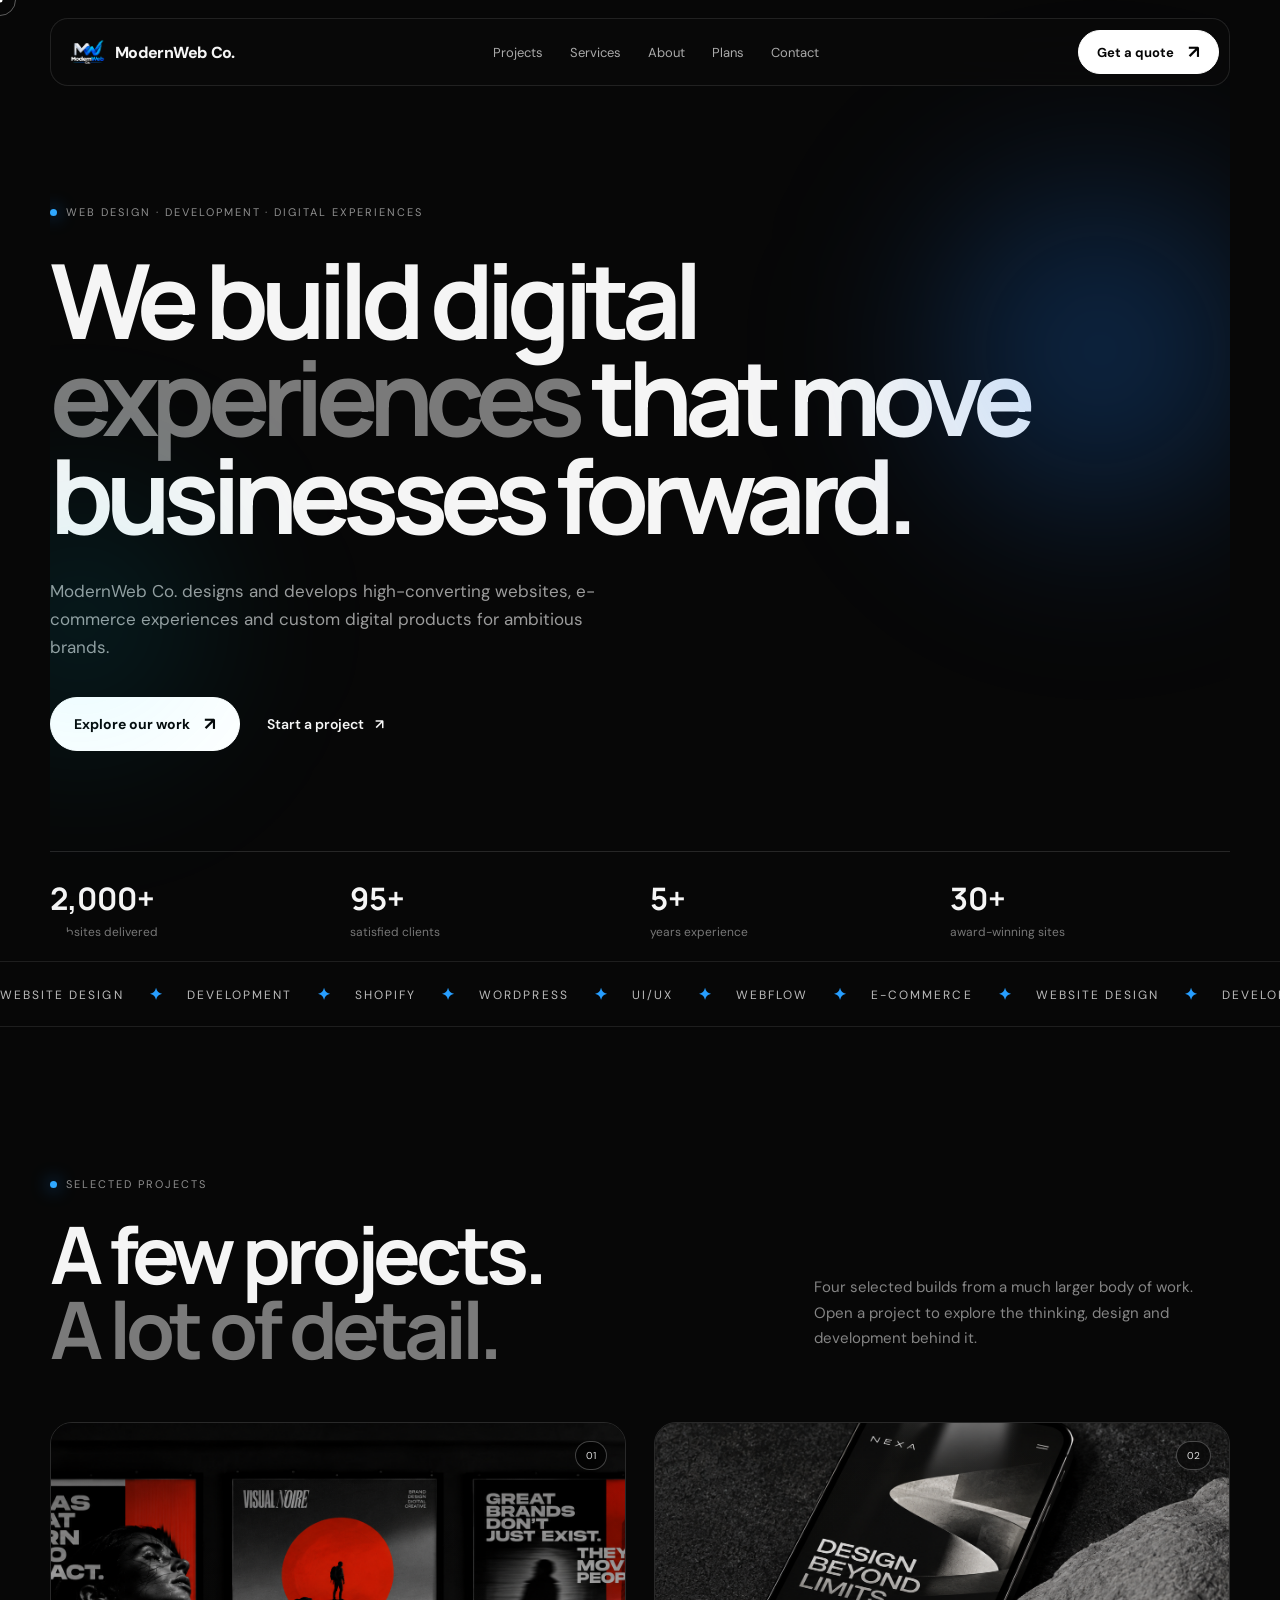
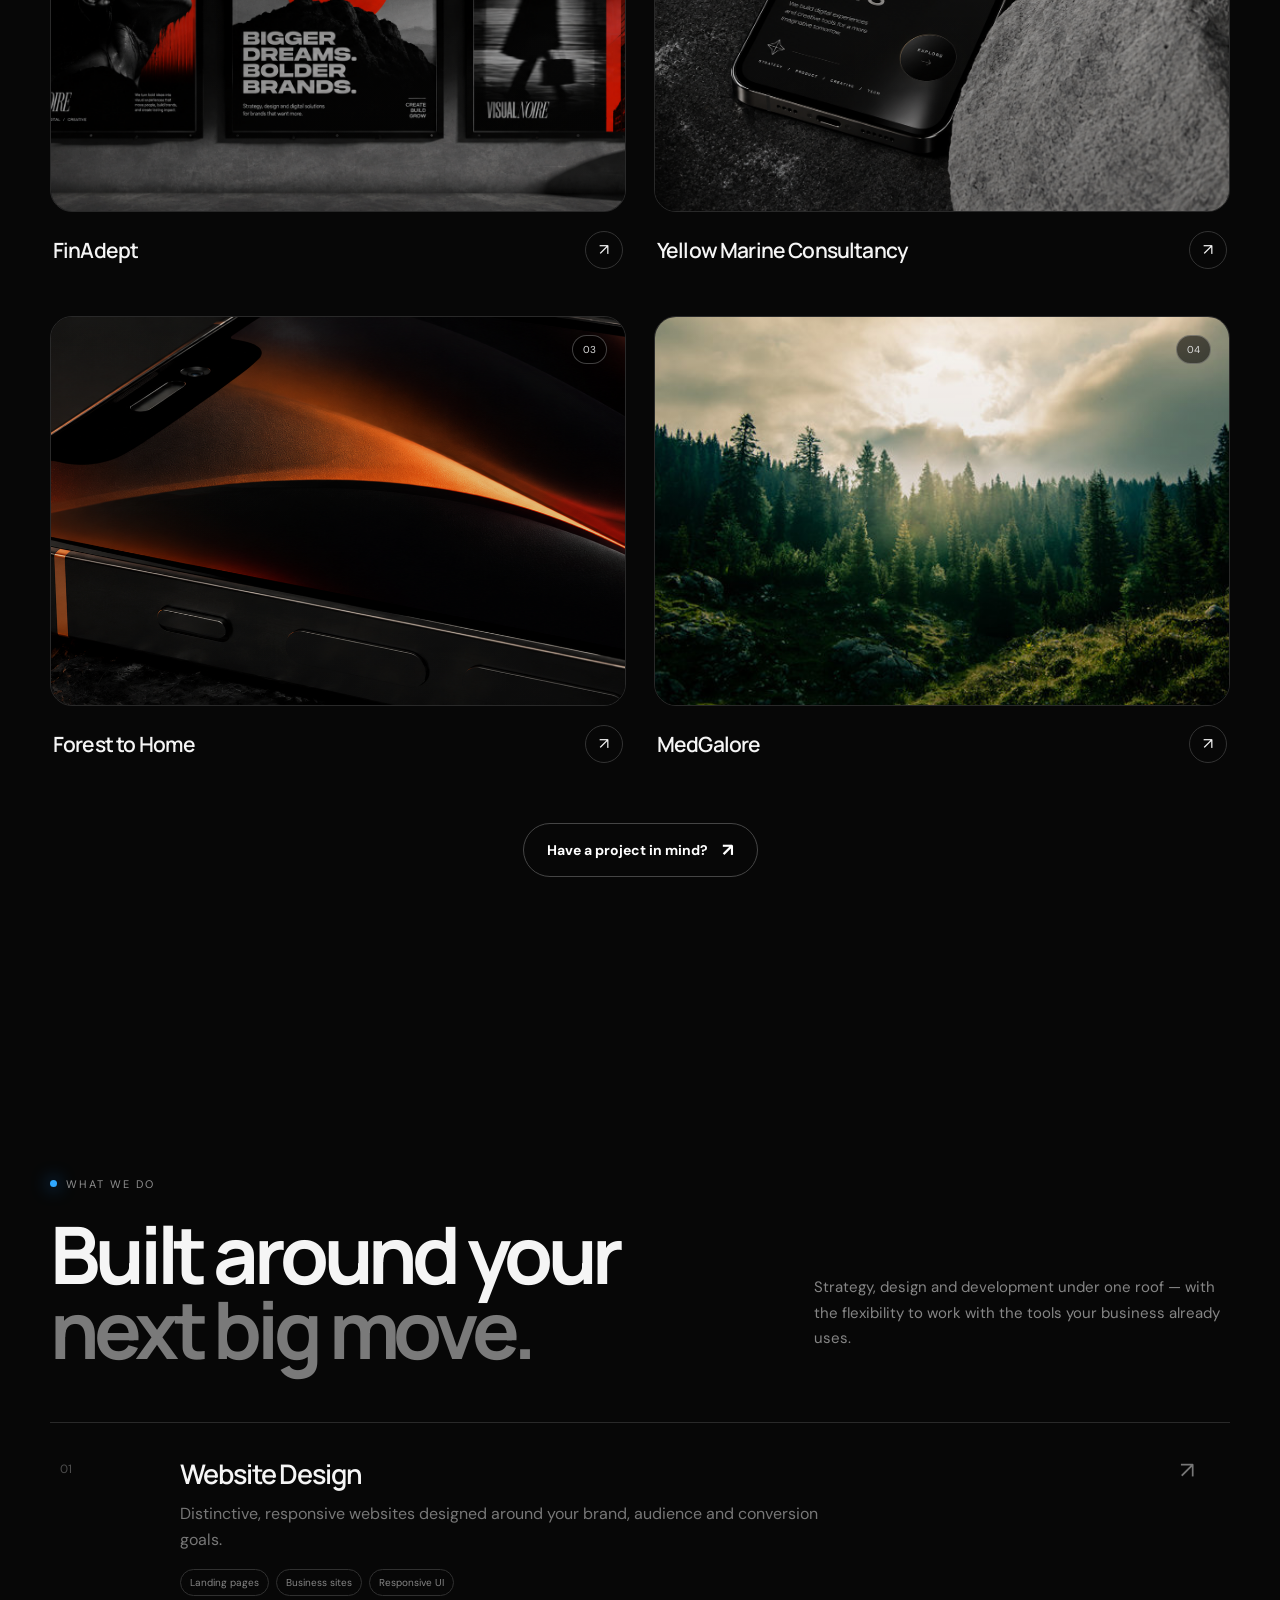
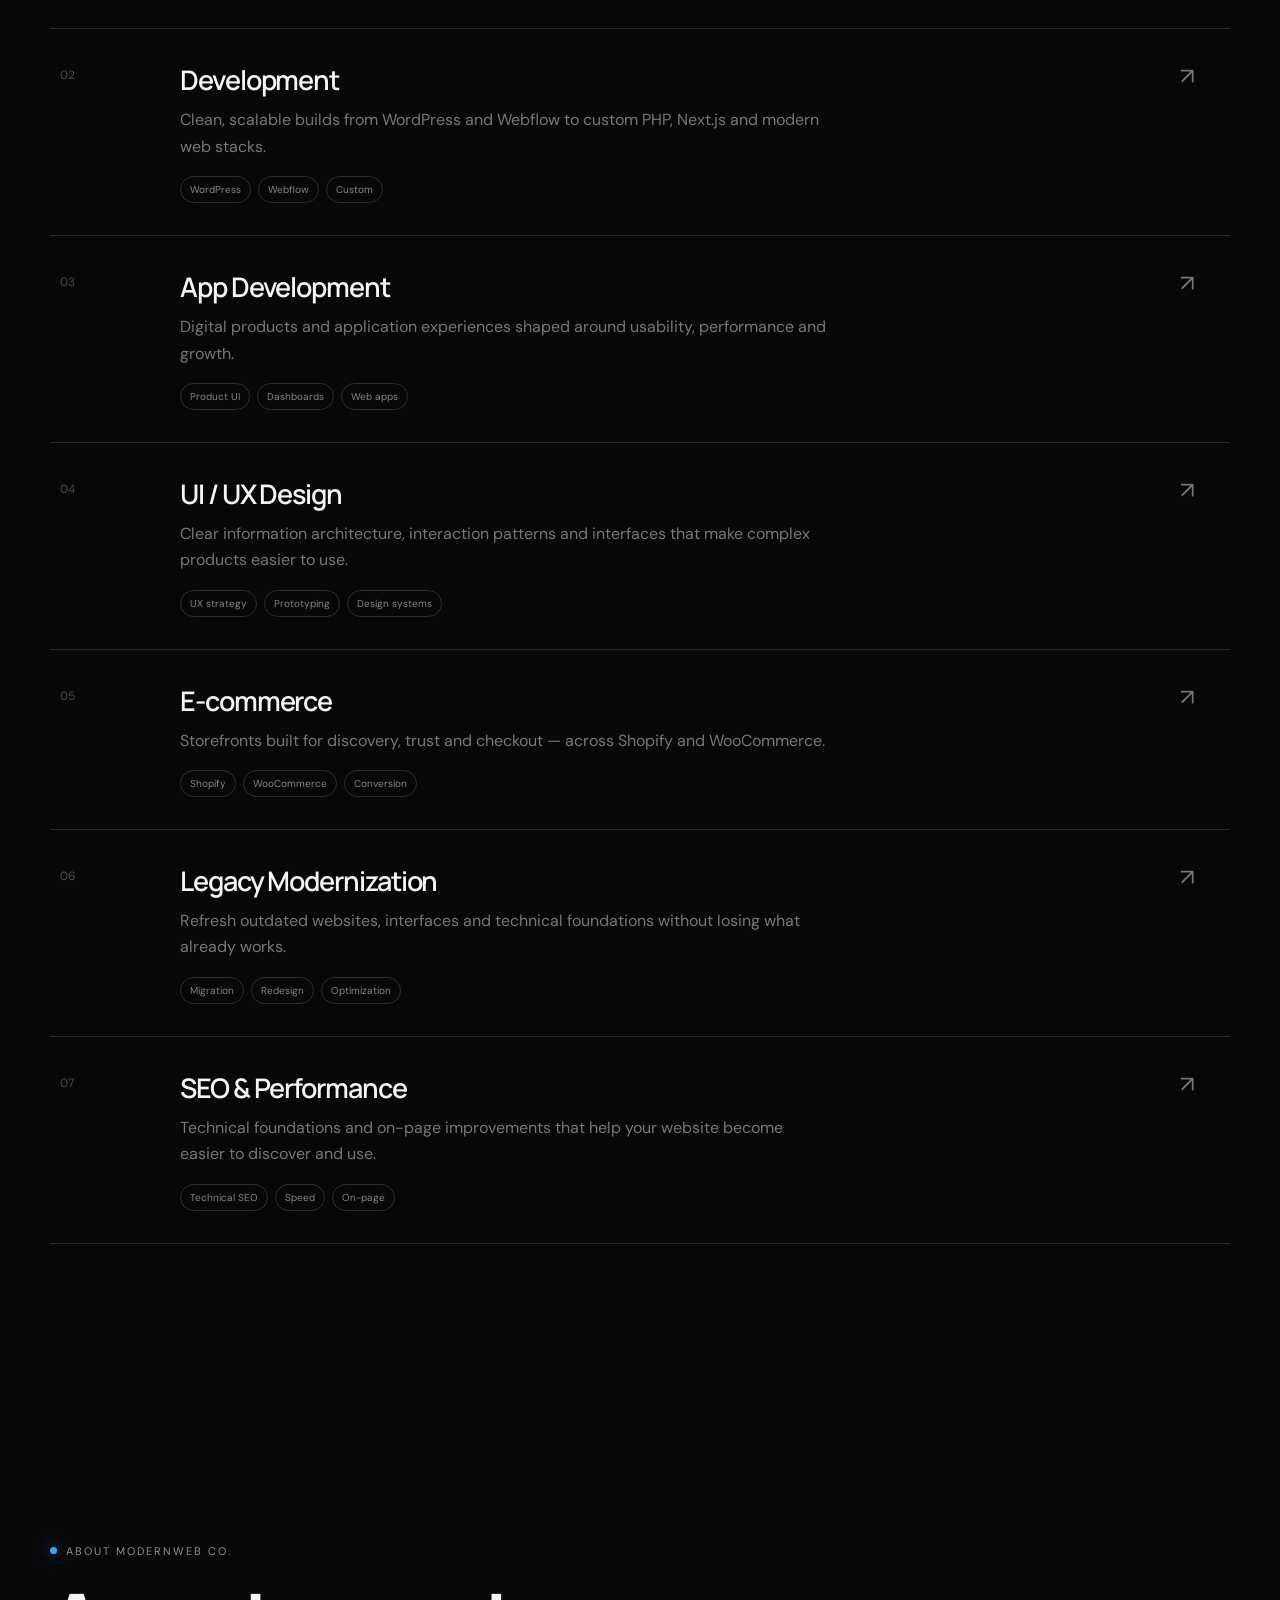
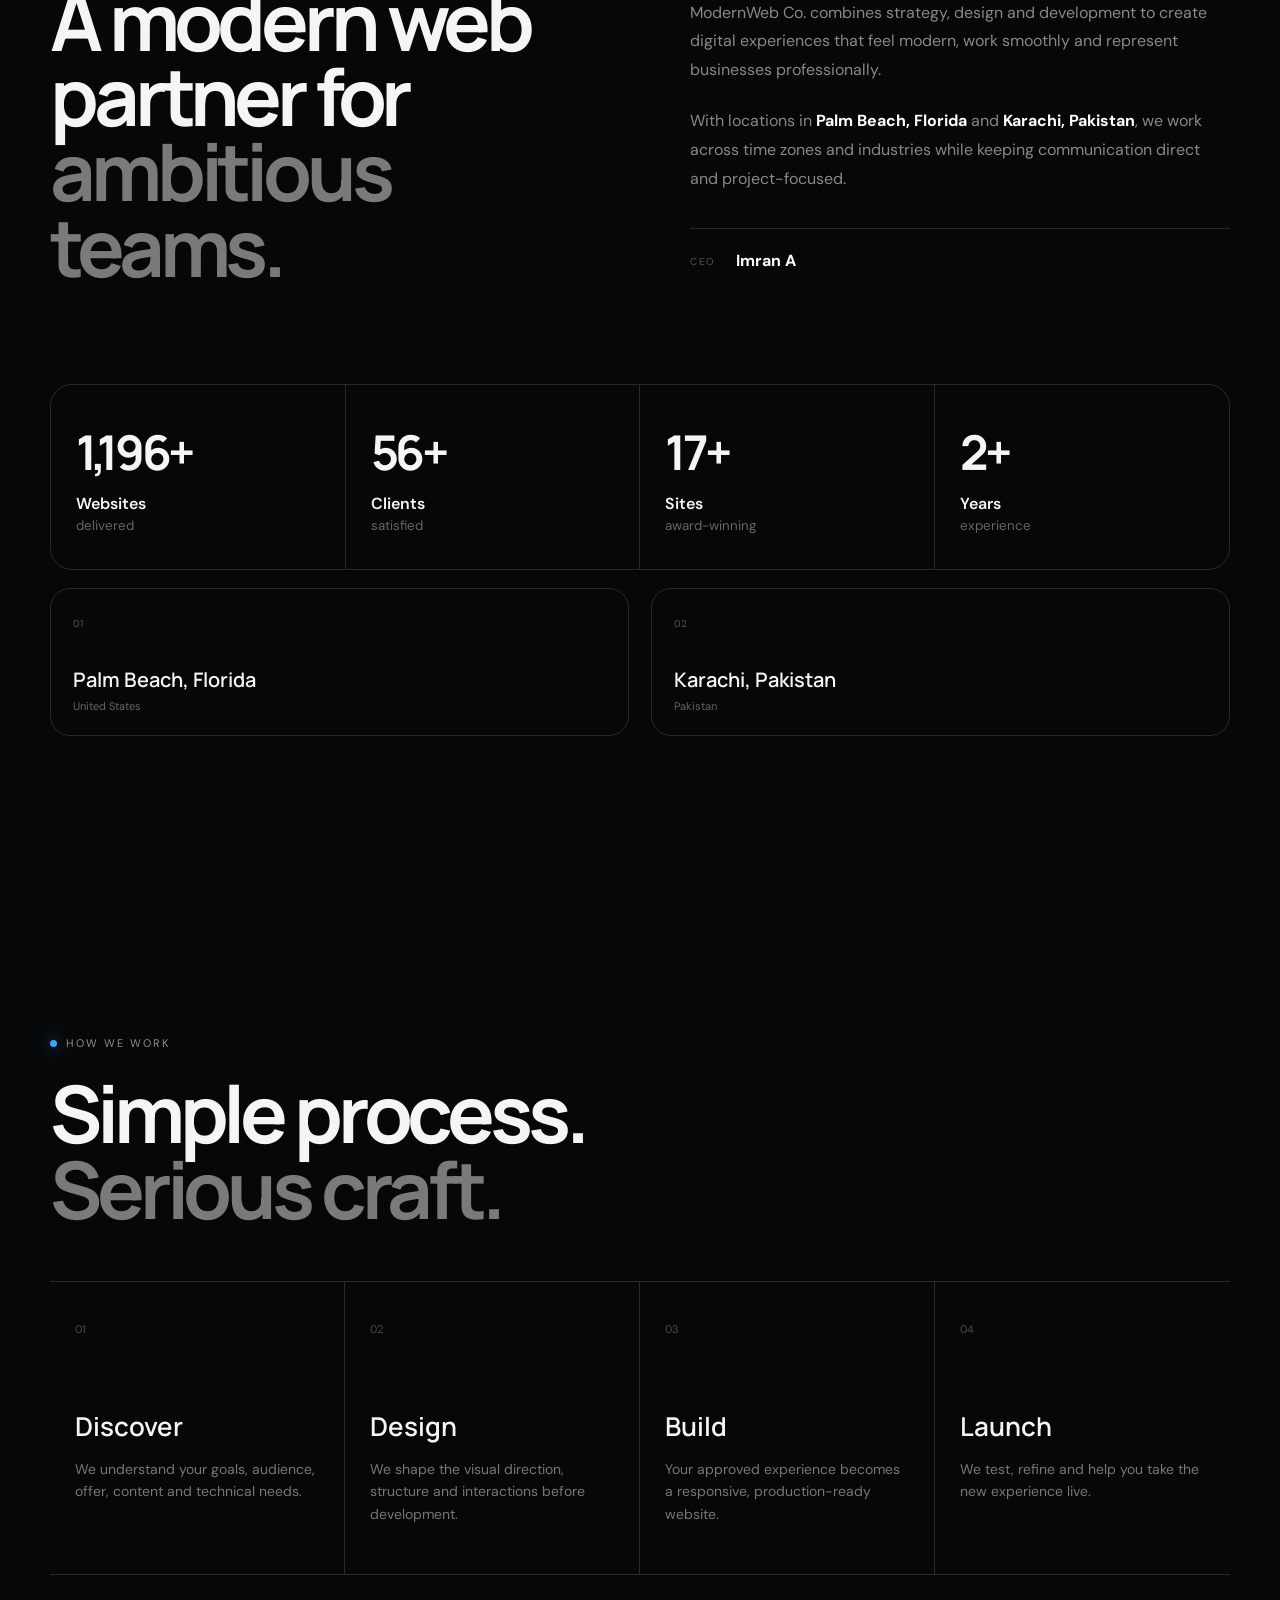
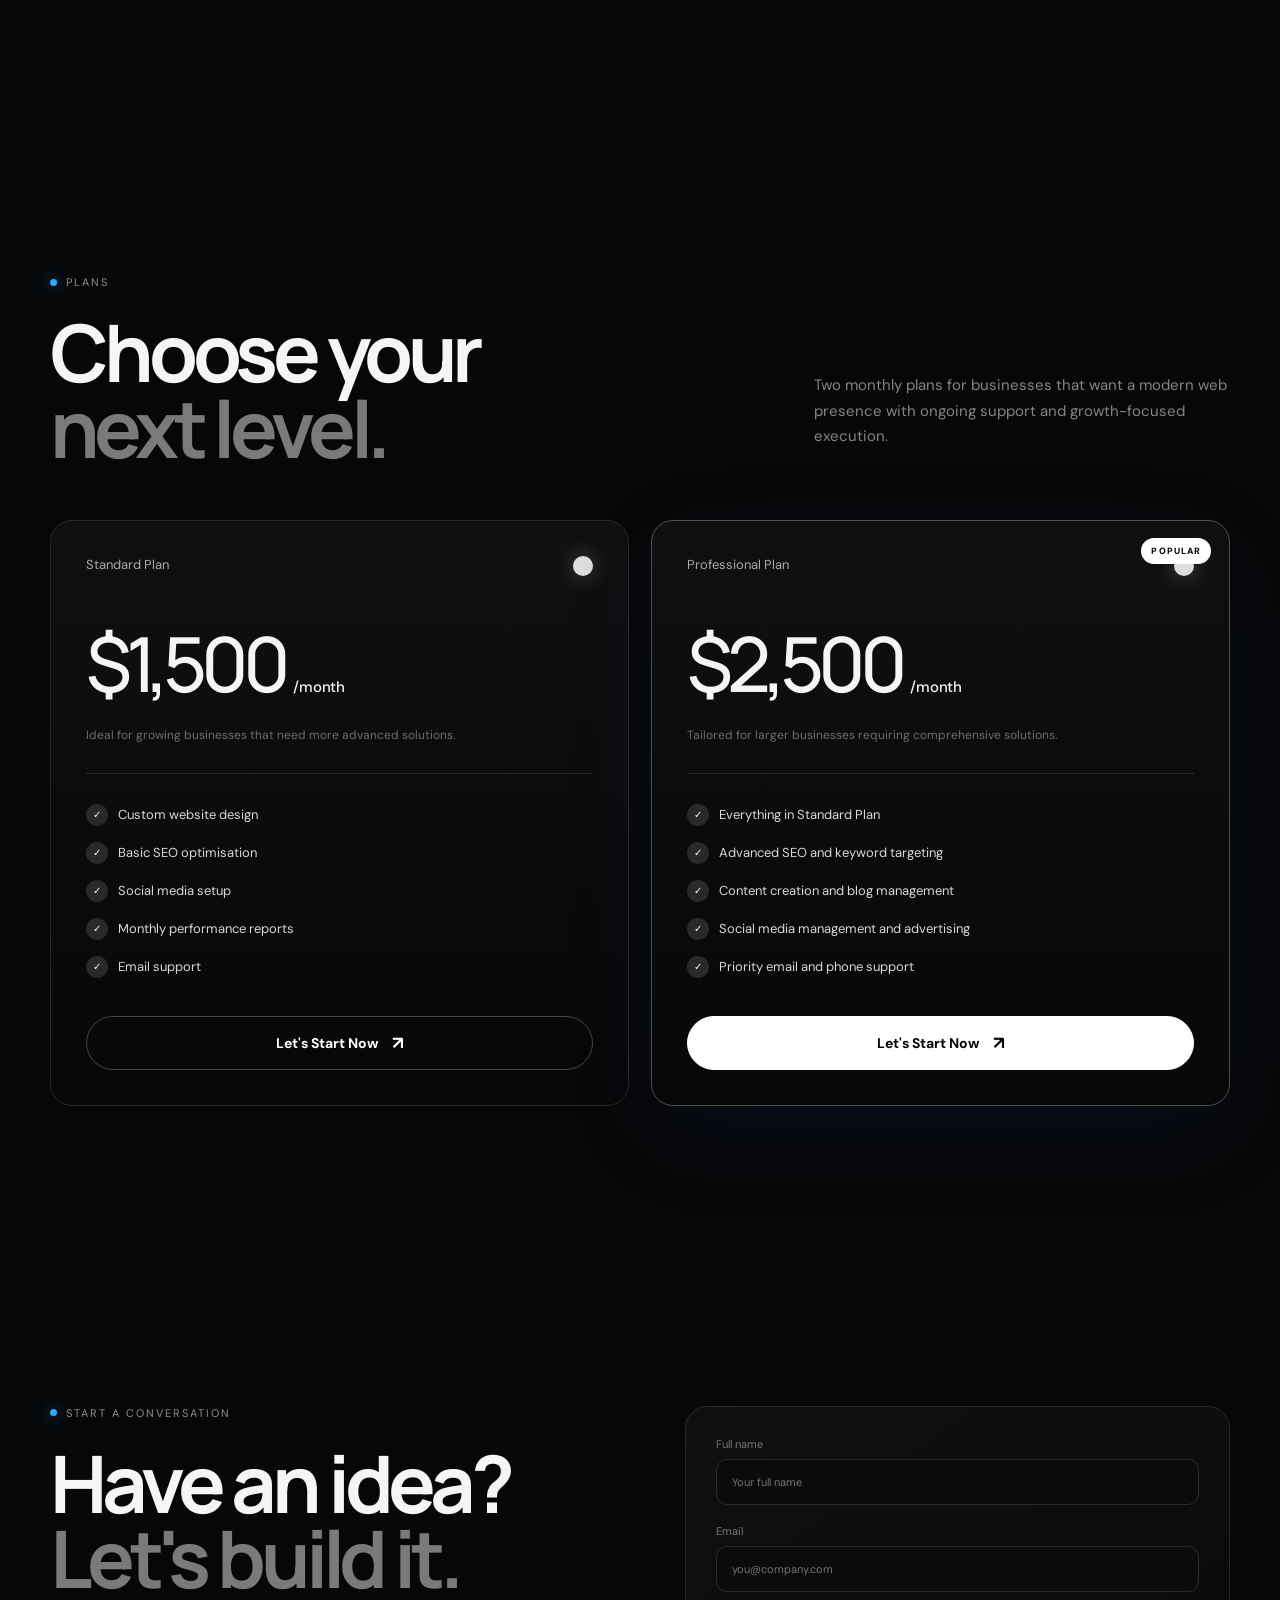
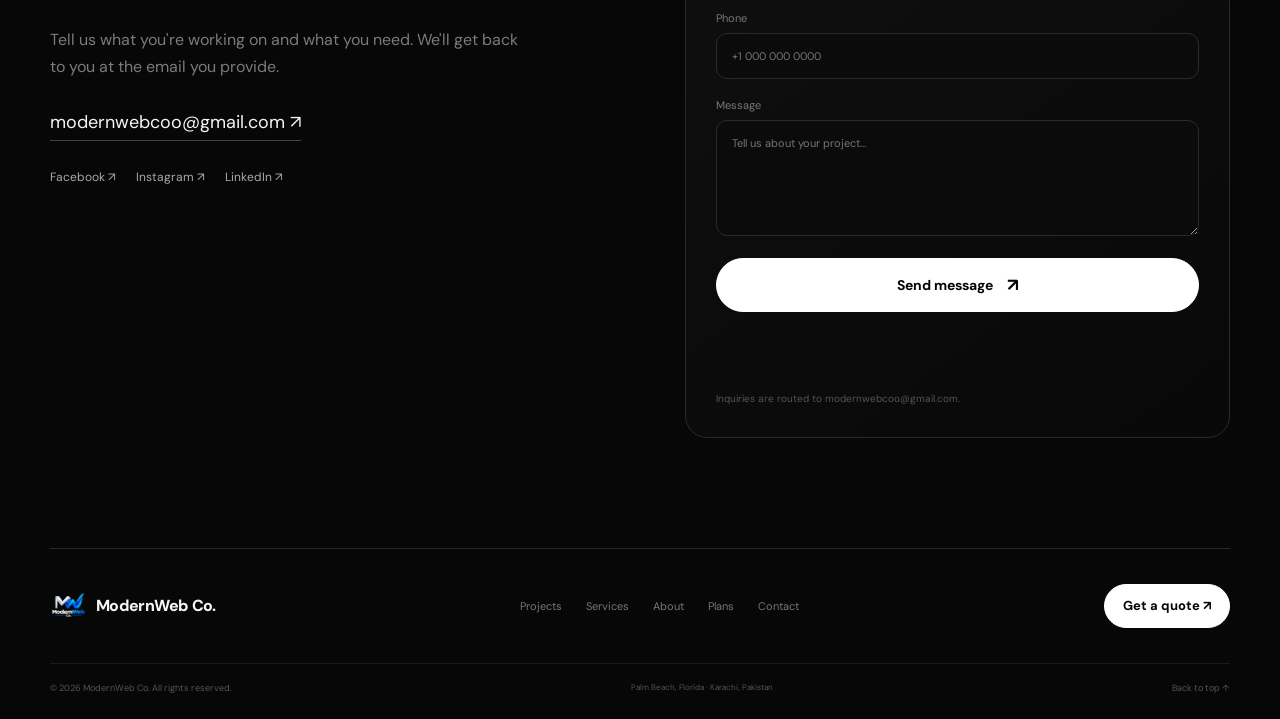
<file: index.html>
<!doctype html>
<html lang="en">
<head>
  <meta charset="utf-8">
  <meta name="viewport" content="width=device-width,initial-scale=1">
  <meta name="description" content="ModernWeb Co. — modern websites, e-commerce, UI/UX and digital development for ambitious businesses.">
  <title>ModernWeb Co. — Digital Experiences, Built Modern</title>
  <link rel="preconnect" href="https://fonts.googleapis.com">
  <link rel="preconnect" href="https://fonts.gstatic.com" crossorigin>
  <link href="https://fonts.googleapis.com/css2?family=DM+Sans:wght@400;500;600;700&family=Manrope:wght@400;500;600;700;800&display=swap" rel="stylesheet">
  <link rel="stylesheet" href="styles.css">
</head>
<body id="top">
  <div class="cursor-dot"></div>
  <div class="cursor-ring"></div>

  <header class="site-header" id="top">
    <a class="brand" href="" aria-label="Reload ModernWeb Co. home">
      <img src="assets/modernweb-logo.png" alt="ModernWeb Co. logo">
      <span>ModernWeb Co.</span>
    </a>

    <nav class="nav" aria-label="Primary navigation">
      <a href="#work">Projects</a>
      <a href="#services">Services</a>
      <a href="#about">About</a>
      <a href="#pricing">Plans</a>
      <a href="#contact">Contact</a>
    </nav>

    <a class="button button-small magnetic" href="#contact">Get a quote <span>↗</span></a>
    <button class="menu-toggle" aria-label="Open menu">☰</button>
  </header>

  <main>
    <section class="hero section" id="home">
      <div class="hero-orb orb-one"></div>
      <div class="hero-orb orb-two"></div>
      <div class="eyebrow"><span></span> Web design · Development · Digital experiences</div>
      <h1>We build digital<br><em>experiences</em> that move<br>businesses forward.</h1>
      <p class="hero-copy">ModernWeb Co. designs and develops high-converting websites, e-commerce experiences and custom digital products for ambitious brands.</p>
      <div class="hero-actions">
        <a class="button magnetic" href="#work">Explore our work <span>↗</span></a>
        <a class="text-link" href="#contact">Start a project <span>↗</span></a>
      </div>

      <div class="hero-meta">
        <div><strong class="counter" data-target="2000" data-suffix="+" data-format="k">0</strong><span>websites delivered</span></div>
        <div><strong class="counter" data-target="95" data-suffix="+">0</strong><span>satisfied clients</span></div>
        <div><strong class="counter" data-target="5" data-suffix="+">0</strong><span>years experience</span></div>
        <div><strong class="counter" data-target="30" data-suffix="+">0</strong><span>award-winning sites</span></div>
      </div>
    </section>
<br>
    <section class="ticker" aria-label="Services">
      <div class="ticker-track">
        <span>WEBSITE DESIGN</span><b>✦</b><span>DEVELOPMENT</span><b>✦</b><span>SHOPIFY</span><b>✦</b><span>WORDPRESS</span><b>✦</b><span>UI/UX</span><b>✦</b><span>WEBFLOW</span><b>✦</b><span>E-COMMERCE</span><b>✦</b>
        <span>WEBSITE DESIGN</span><b>✦</b><span>DEVELOPMENT</span><b>✦</b><span>SHOPIFY</span><b>✦</b><span>WORDPRESS</span><b>✦</b><span>UI/UX</span><b>✦</b><span>WEBFLOW</span><b>✦</b><span>E-COMMERCE</span><b>✦</b>
      </div>
    </section>

    <section class="section work-section" id="work">
      <div class="section-head">
        <div>
          <div class="eyebrow"><span></span> Selected projects</div>
          <h2>A few projects.<br><em>A lot of detail.</em></h2>
        </div>
        <p>Four selected builds from a much larger body of work. Open a project to explore the thinking, design and development behind it.</p>
      </div>

      <div class="showcase-grid">
        <a class="showcase-card" href="projects/finadept.html">
          <div class="site-shot"><img src="assets/finadept-art.jpg" alt="FinAdept project visual" loading="lazy"><span class="shot-number">01</span></div>
          <div class="showcase-title"><h3>FinAdept</h3><span>↗</span></div>
        </a>
        <a class="showcase-card" href="projects/yellow-marine.html">
          <div class="site-shot"><img src="assets/yellow-marine-art.jpg" alt="Yellow Marine Consultancy project visual" loading="lazy"><span class="shot-number">02</span></div>
          <div class="showcase-title"><h3>Yellow Marine Consultancy</h3><span>↗</span></div>
        </a>
        <a class="showcase-card" href="projects/forest-to-home.html">
          <div class="site-shot"><img src="assets/forest-to-home-art.jpg" alt="Forest to Home project visual" loading="lazy"><span class="shot-number">03</span></div>
          <div class="showcase-title"><h3>Forest to Home</h3><span>↗</span></div>
        </a>
        <a class="showcase-card" href="projects/medgalore.html">
          <div class="site-shot"><img src="assets/medgalore-art.jpg" alt="MedGalore project visual" loading="lazy"><span class="shot-number">04</span></div>
          <div class="showcase-title"><h3>MedGalore</h3><span>↗</span></div>
        </a>
      </div>

      <div class="center-action"><a class="button button-outline magnetic" href="#contact">Have a project in mind? <span>↗</span></a></div>
    </section>

    <section class="section services-section" id="services">
      <div class="section-head">
        <div>
          <div class="eyebrow"><span></span> What we do</div>
          <h2>Built around your<br><em>next big move.</em></h2>
        </div>
        <p>Strategy, design and development under one roof — with the flexibility to work with the tools your business already uses.</p>
      </div>

      <div class="service-list">
        <article class="service-card"><div class="service-number">01</div><div><h3>Website Design</h3><p>Distinctive, responsive websites designed around your brand, audience and conversion goals.</p><div class="tags"><span>Landing pages</span><span>Business sites</span><span>Responsive UI</span></div></div><span class="service-arrow">↗</span></article>
        <article class="service-card"><div class="service-number">02</div><div><h3>Development</h3><p>Clean, scalable builds from WordPress and Webflow to custom PHP, Next.js and modern web stacks.</p><div class="tags"><span>WordPress</span><span>Webflow</span><span>Custom</span></div></div><span class="service-arrow">↗</span></article>
        <article class="service-card"><div class="service-number">03</div><div><h3>App Development</h3><p>Digital products and application experiences shaped around usability, performance and growth.</p><div class="tags"><span>Product UI</span><span>Dashboards</span><span>Web apps</span></div></div><span class="service-arrow">↗</span></article>
        <article class="service-card"><div class="service-number">04</div><div><h3>UI / UX Design</h3><p>Clear information architecture, interaction patterns and interfaces that make complex products easier to use.</p><div class="tags"><span>UX strategy</span><span>Prototyping</span><span>Design systems</span></div></div><span class="service-arrow">↗</span></article>
        <article class="service-card"><div class="service-number">05</div><div><h3>E-commerce</h3><p>Storefronts built for discovery, trust and checkout — across Shopify and WooCommerce.</p><div class="tags"><span>Shopify</span><span>WooCommerce</span><span>Conversion</span></div></div><span class="service-arrow">↗</span></article>
        <article class="service-card"><div class="service-number">06</div><div><h3>Legacy Modernization</h3><p>Refresh outdated websites, interfaces and technical foundations without losing what already works.</p><div class="tags"><span>Migration</span><span>Redesign</span><span>Optimization</span></div></div><span class="service-arrow">↗</span></article>
        <article class="service-card"><div class="service-number">07</div><div><h3>SEO &amp; Performance</h3><p>Technical foundations and on-page improvements that help your website become easier to discover and use.</p><div class="tags"><span>Technical SEO</span><span>Speed</span><span>On-page</span></div></div><span class="service-arrow">↗</span></article>
      </div>
    </section>

    <section class="section about-section" id="about">
      <div class="about-grid">
        <div>
          <div class="eyebrow"><span></span> About ModernWeb Co.</div>
          <h2>A modern web partner for <em>ambitious teams.</em></h2>
        </div>
        <div class="about-copy">
          <p>ModernWeb Co. combines strategy, design and development to create digital experiences that feel modern, work smoothly and represent businesses professionally.</p>
          <p>With locations in <strong>Palm Beach, Florida</strong> and <strong>Karachi, Pakistan</strong>, we work across time zones and industries while keeping communication direct and project-focused.</p>
          <div class="ceo-line"><span>CEO</span><strong>Imran A</strong></div>
        </div>
      </div>

      <div class="stats-panel">
        <div><strong class="counter" data-target="2000" data-suffix="+" data-format="k">0</strong><span>Websites</span><small>delivered</small></div>
        <div><strong class="counter" data-target="95" data-suffix="+">0</strong><span>Clients</span><small>satisfied</small></div>
        <div><strong class="counter" data-target="30" data-suffix="+">0</strong><span>Sites</span><small>award-winning</small></div>
        <div><strong class="counter" data-target="5" data-suffix="+">0</strong><span>Years</span><small>experience</small></div>
      </div>

      <div class="locations">
        <div class="location-card"><span>01</span><h3>Palm Beach, Florida</h3><p>United States</p></div>
        <div class="location-card"><span>02</span><h3>Karachi, Pakistan</h3><p>Pakistan</p></div>
      </div>
    </section>

    <section class="section process-section">
      <div class="section-head">
        <div>
          <div class="eyebrow"><span></span> How we work</div>
          <h2>Simple process.<br><em>Serious craft.</em></h2>
        </div>
      </div>
      <div class="process-grid">
        <div class="process-card"><span>01</span><h3>Discover</h3><p>We understand your goals, audience, offer, content and technical needs.</p></div>
        <div class="process-card"><span>02</span><h3>Design</h3><p>We shape the visual direction, structure and interactions before development.</p></div>
        <div class="process-card"><span>03</span><h3>Build</h3><p>Your approved experience becomes a responsive, production-ready website.</p></div>
        <div class="process-card"><span>04</span><h3>Launch</h3><p>We test, refine and help you take the new experience live.</p></div>
      </div>
    </section>

    <section class="section pricing-section" id="pricing">
      <div class="section-head">
        <div>
          <div class="eyebrow"><span></span> Plans</div>
          <h2>Choose your<br><em>next level.</em></h2>
        </div>
        <p>Two monthly plans for businesses that want a modern web presence with ongoing support and growth-focused execution.</p>
      </div>

      <div class="pricing-grid">
        <article class="price-card">
          <div class="plan-top"><span>Standard Plan</span><span class="plan-dot"></span></div>
          <div class="price">$1,500 <small>/month</small></div>
          <p class="plan-note">Ideal for growing businesses that need more advanced solutions.</p>
          <div class="price-divider"></div>
          <ul>
            <li>Custom website design</li>
            <li>Basic SEO optimisation</li>
            <li>Social media setup</li>
            <li>Monthly performance reports</li>
            <li>Email support</li>
          </ul>
          <a class="button button-outline" href="#contact">Let's Start Now <span>↗</span></a>
        </article>

        <article class="price-card featured">
          <div class="featured-badge">POPULAR</div>
          <div class="plan-top"><span>Professional Plan</span><span class="plan-dot"></span></div>
          <div class="price">$2,500 <small>/month</small></div>
          <p class="plan-note">Tailored for larger businesses requiring comprehensive solutions.</p>
          <div class="price-divider"></div>
          <ul>
            <li>Everything in Standard Plan</li>
            <li>Advanced SEO and keyword targeting</li>
            <li>Content creation and blog management</li>
            <li>Social media management and advertising</li>
            <li>Priority email and phone support</li>
          </ul>
          <a class="button magnetic" href="#contact">Let's Start Now <span>↗</span></a>
        </article>
      </div>
    </section>

    <section class="section contact-section" id="contact">
      <div class="contact-grid">
        <div>
          <div class="eyebrow"><span></span> Start a conversation</div>
          <h2>Have an idea?<br><em>Let's build it.</em></h2>
          <p>Tell us what you're working on and what you need. We'll get back to you at the email you provide.</p>
          <a class="email-link" href="mailto:modernwebcoo@gmail.com">modernwebcoo@gmail.com ↗</a>
          <div class="socials">
            <a href="https://www.facebook.com/profile.php?id=61594556346899" target="_blank" rel="noopener">Facebook ↗</a>
            <a href="https://www.instagram.com/modern_web.co/" target="_blank" rel="noopener">Instagram ↗</a>
            <a href="https://www.linkedin.com/company/modernweb-co/about/?viewAsMember=true" target="_blank" rel="noopener">LinkedIn ↗</a>
          </div>
        </div>

        <form class="contact-form" action="https://formsubmit.co/ajax/modernwebcoo@gmail.com" method="POST">
          <input type="hidden" name="_subject" value="New ModernWeb Co. Portfolio Inquiry">
          <input type="hidden" name="_captcha" value="false">
          <input type="hidden" name="_template" value="table">
          <label>Full name<input required type="text" name="name" placeholder="Your full name"></label>
          <label>Email<input required type="email" name="email" placeholder="you@company.com"></label>
          <label>Phone<input type="tel" name="phone" placeholder="+1 000 000 0000"></label>
          <label>Message<textarea required name="message" rows="6" placeholder="Tell us about your project..."></textarea></label>
          <button class="button magnetic" type="submit">Send message <span>↗</span></button>
          <p class="form-status" role="status" aria-live="polite"></p>
          <p class="form-note">Inquiries are routed to modernwebcoo@gmail.com.</p>
        </form>
      </div>
    </section>
  </main>

  <footer class="footer">
    <div class="footer-top">
      <a class="brand" href=""><img src="assets/modernweb-logo.png" alt=""> <span>ModernWeb Co.</span></a>
      <div class="footer-nav"><a href="#work">Projects</a><a href="#services">Services</a><a href="#about">About</a><a href="#pricing">Plans</a><a href="#contact">Contact</a></div>
      <a class="button button-small" href="#contact">Get a quote ↗</a>
    </div>
    <div class="footer-bottom">
      <span>© <span id="year"></span> ModernWeb Co. All rights reserved.</span>
      <span>Palm Beach, Florida · Karachi, Pakistan</span>
      <a href="#top">Back to top ↑</a>
    </div>
  </footer>

  <script src="script.js"></script>
      <script src="https://cdn.zanderio.ai/widget/loader.js" data-id="wdg_QRYtNdKVNIOWKC92ZKviTIwR" defer></script>
</body>
</html>
</file>
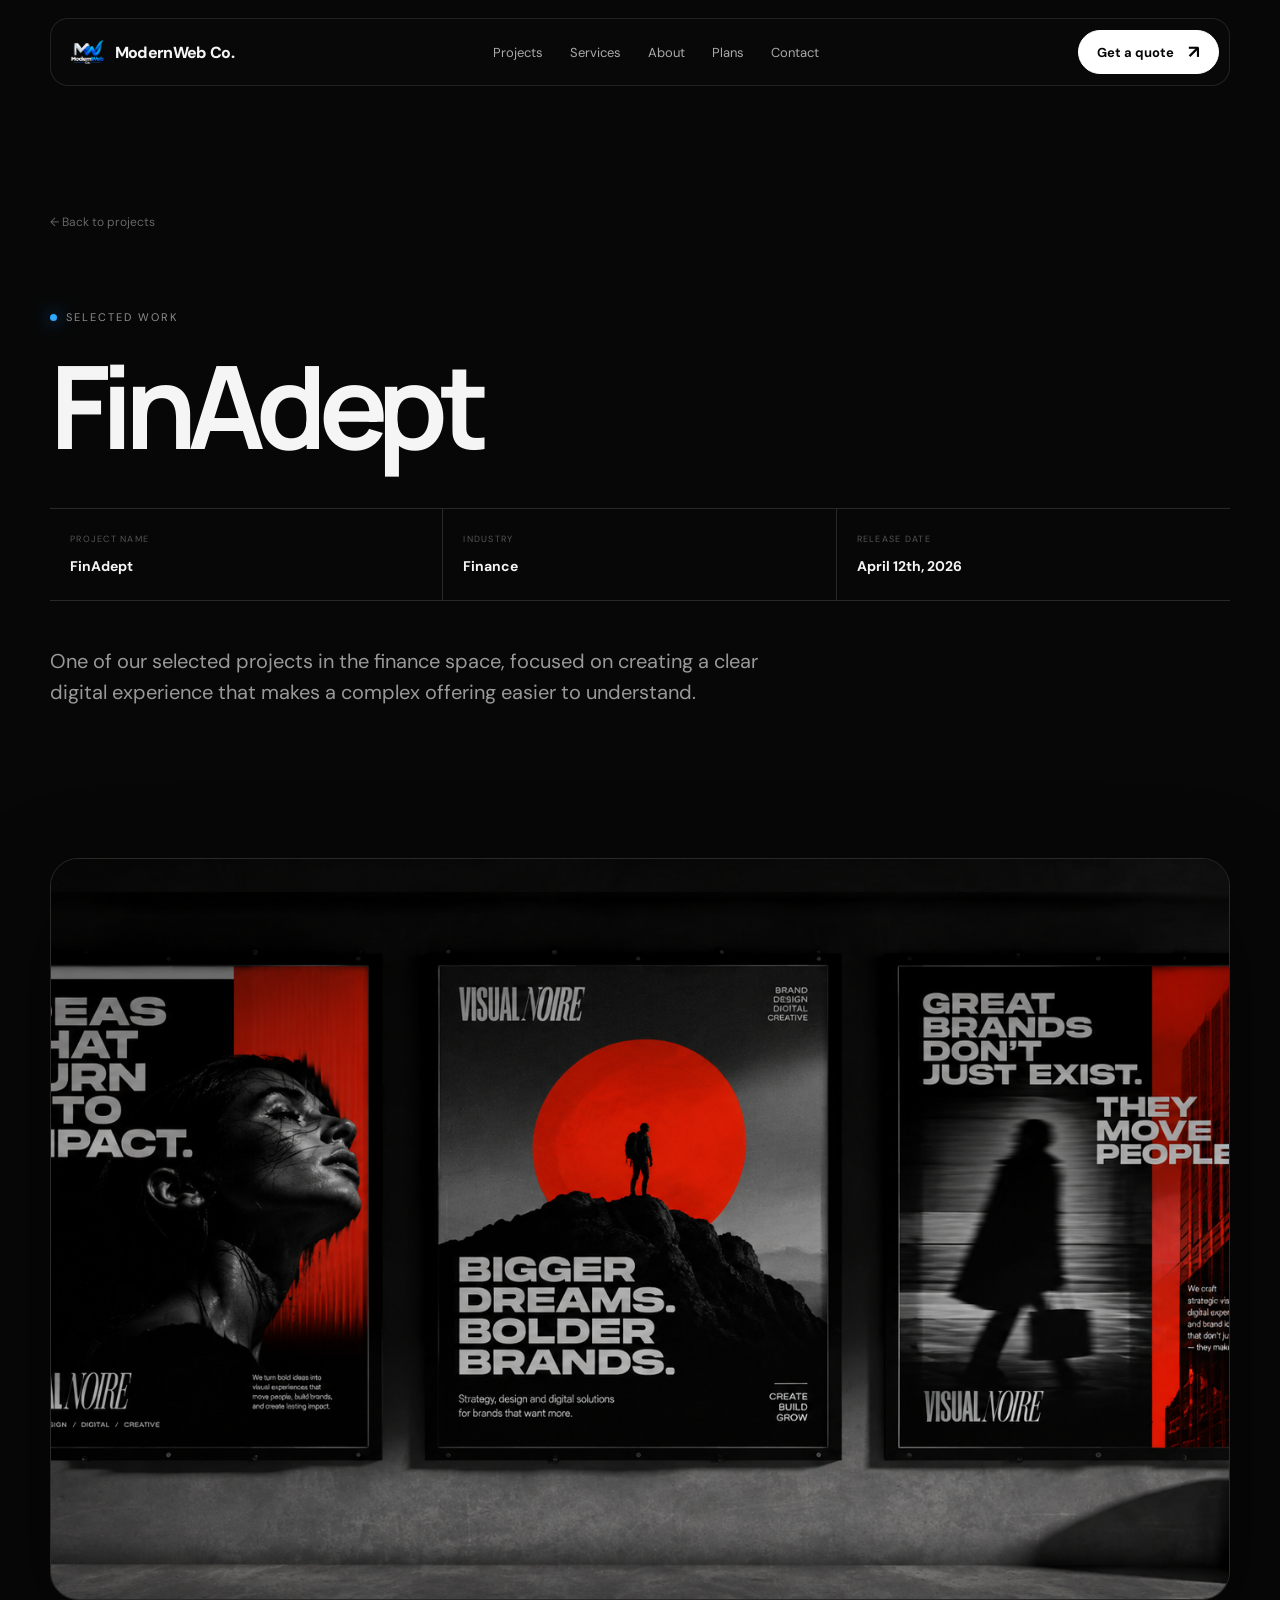
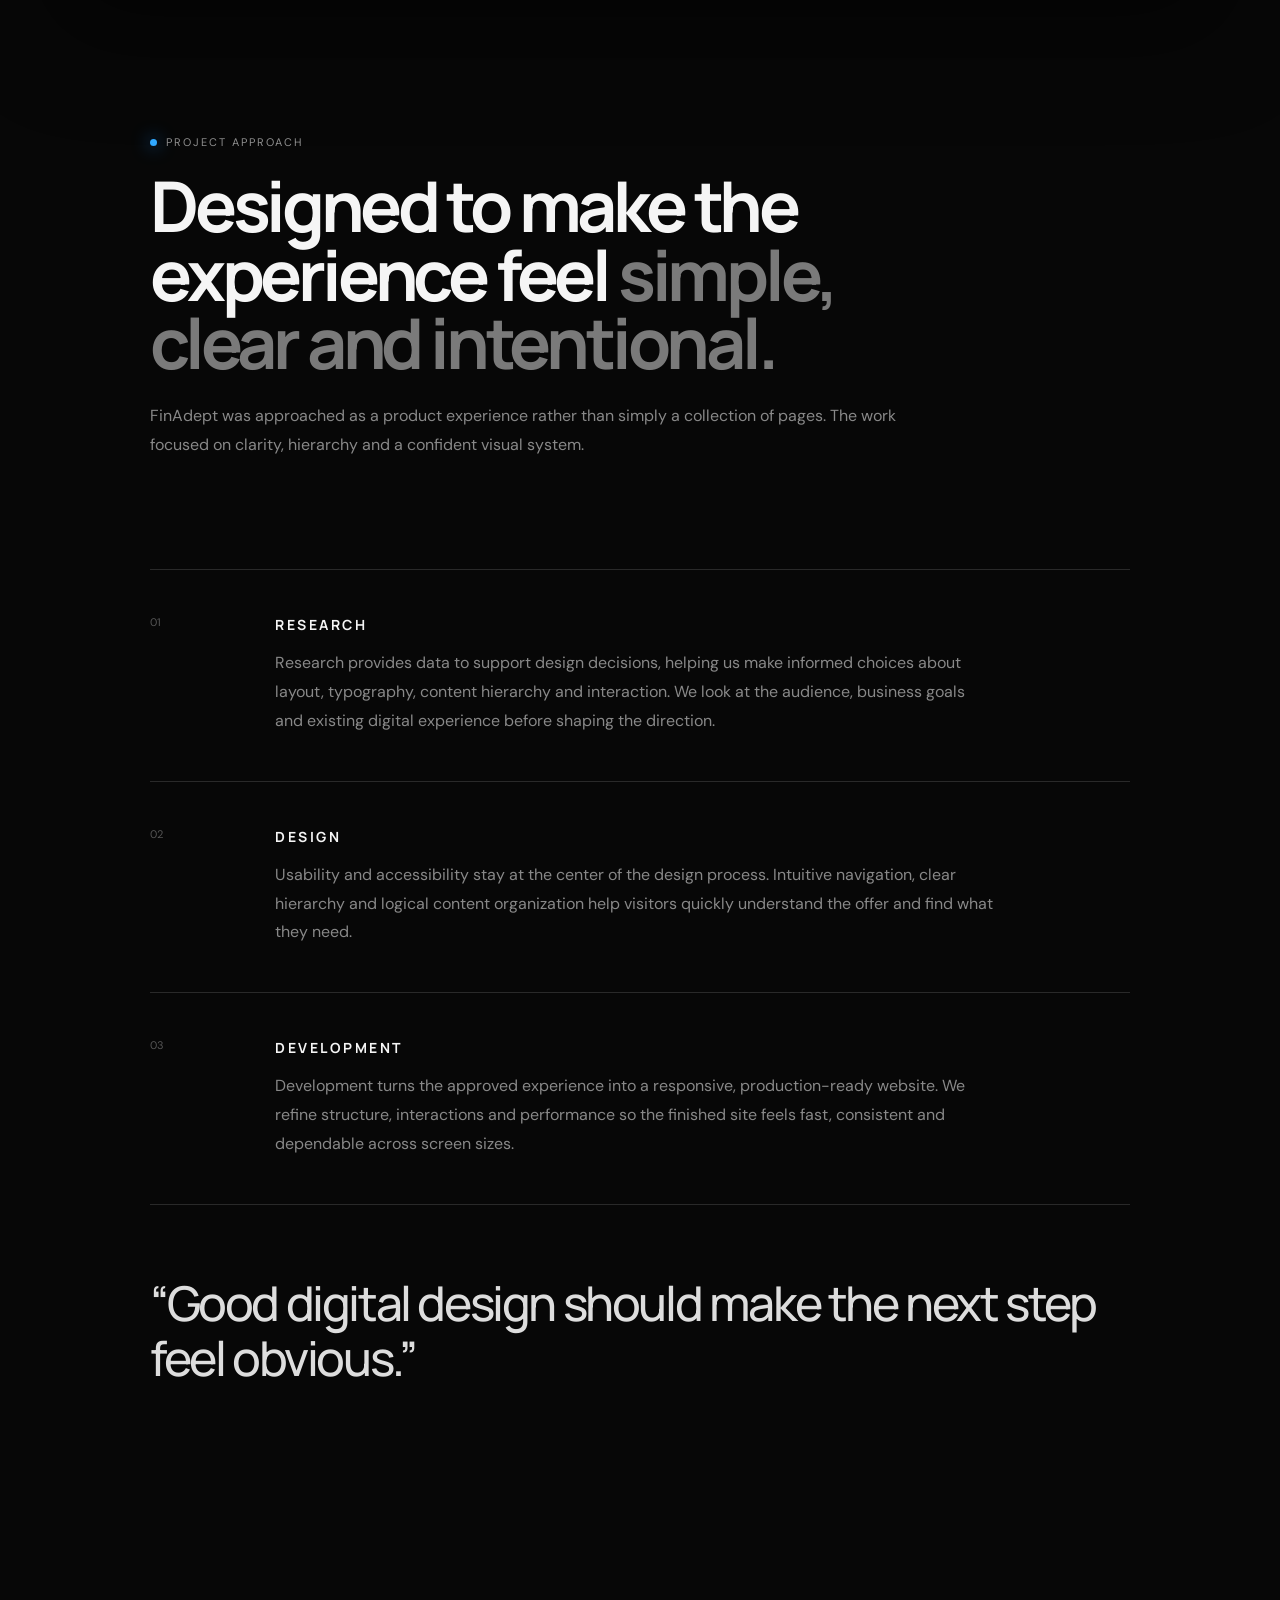
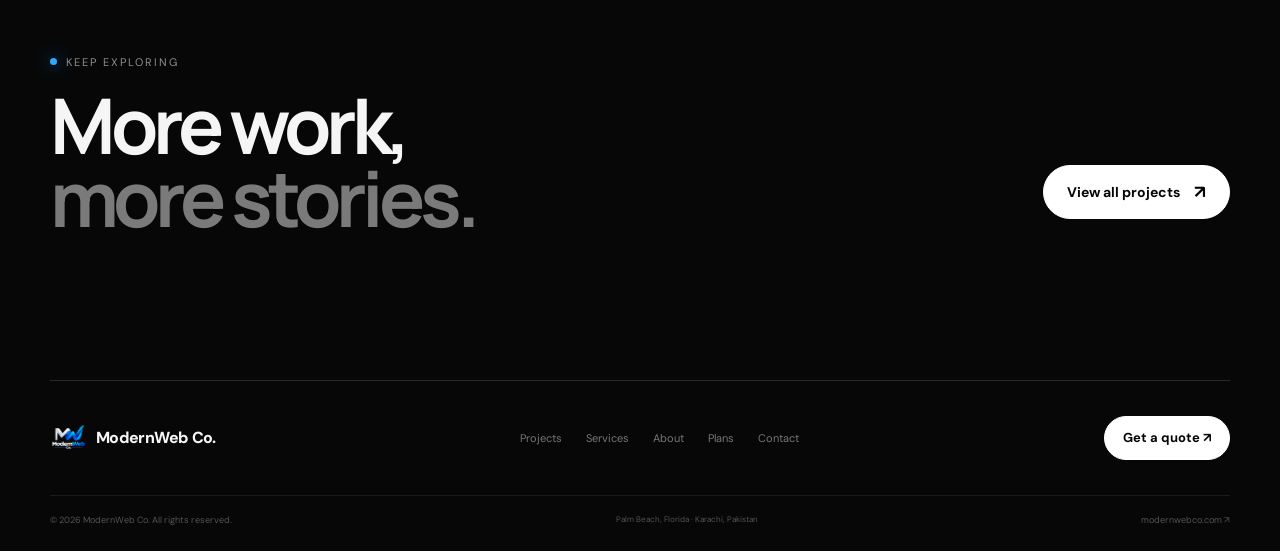
<file: projects/finadept.html>
<!doctype html><html lang="en"><head><meta charset="utf-8"><meta name="viewport" content="width=device-width,initial-scale=1"><title>FinAdept — ModernWeb Co.</title><link rel="preconnect" href="https://fonts.googleapis.com"><link rel="preconnect" href="https://fonts.gstatic.com" crossorigin><link href="https://fonts.googleapis.com/css2?family=DM+Sans:wght@400;500;600;700&family=Manrope:wght@400;500;600;700;800&display=swap" rel="stylesheet"><link rel="stylesheet" href="../styles.css"></head><body><header class="site-header"><a class="brand" href=""><img src="../assets/modernweb-logo.png" alt="ModernWeb Co."><span>ModernWeb Co.</span></a><nav class="nav"><a href="../index.html#work">Projects</a><a href="../index.html#services">Services</a><a href="../index.html#about">About</a><a href="../index.html#pricing">Plans</a><a href="../index.html#contact">Contact</a></nav><a class="button button-small" href="../index.html#contact">Get a quote <span>↗</span></a><button class="menu-toggle" aria-label="Open menu">☰</button></header><main><section class="project-hero section"><a class="back-link" href="../index.html#work">← Back to projects</a><div class="eyebrow"><span></span> Selected work</div><h1>FinAdept</h1><div class="project-meta"><div><small>Project Name</small><strong>FinAdept</strong></div><div><small>Industry</small><strong>Finance</strong></div><div><small>Release Date</small><strong>April 12th, 2026</strong></div></div><p class="project-intro">One of our selected projects in the finance space, focused on creating a clear digital experience that makes a complex offering easier to understand.</p></section><section class="project-image section"><div class="large-shot"><img src="../assets/finadept-art.jpg" alt="FinAdept project visual"></div></section><section class="section project-story"><div class="story-intro"><div class="eyebrow"><span></span> Project approach</div><h2>Designed to make the experience feel <em>simple, clear and intentional.</em></h2><p>FinAdept was approached as a product experience rather than simply a collection of pages. The work focused on clarity, hierarchy and a confident visual system.</p></div><div class="story-block"><span>01</span><div><h3>RESEARCH</h3><p>Research provides data to support design decisions, helping us make informed choices about layout, typography, content hierarchy and interaction. We look at the audience, business goals and existing digital experience before shaping the direction.</p></div></div><div class="story-block"><span>02</span><div><h3>DESIGN</h3><p>Usability and accessibility stay at the center of the design process. Intuitive navigation, clear hierarchy and logical content organization help visitors quickly understand the offer and find what they need.</p></div></div><div class="story-block"><span>03</span><div><h3>DEVELOPMENT</h3><p>Development turns the approved experience into a responsive, production-ready website. We refine structure, interactions and performance so the finished site feels fast, consistent and dependable across screen sizes.</p></div></div><div class="story-quote">“Good digital design should make the next step feel obvious.”</div></section><section class="section next-project"><div><div class="eyebrow"><span></span> Keep exploring</div><h2>More work,<br><em>more stories.</em></h2></div><a class="button" href="../index.html#work">View all projects <span>↗</span></a></section></main><footer class="footer"><div class="footer-top"><a class="brand" href=""><img src="../assets/modernweb-logo.png" alt=""><span>ModernWeb Co.</span></a><div class="footer-nav"><a href="../index.html#work">Projects</a><a href="../index.html#services">Services</a><a href="../index.html#about">About</a><a href="../index.html#pricing">Plans</a><a href="../index.html#contact">Contact</a></div><a class="button button-small" href="../index.html#contact">Get a quote ↗</a></div><div class="footer-bottom"><span>© <span id="year"></span> ModernWeb Co. All rights reserved.</span><span>Palm Beach, Florida · Karachi, Pakistan</span><a href="">modernwebco.com ↗</a></div></footer><script>document.getElementById('year').textContent=new Date().getFullYear();document.querySelectorAll('a[href^="#"]').forEach(a=>a.addEventListener('click',e=>{const t=document.querySelector(a.getAttribute('href'));if(t){e.preventDefault();t.scrollIntoView({behavior:'smooth'})}}));</script></body></html>
</file>
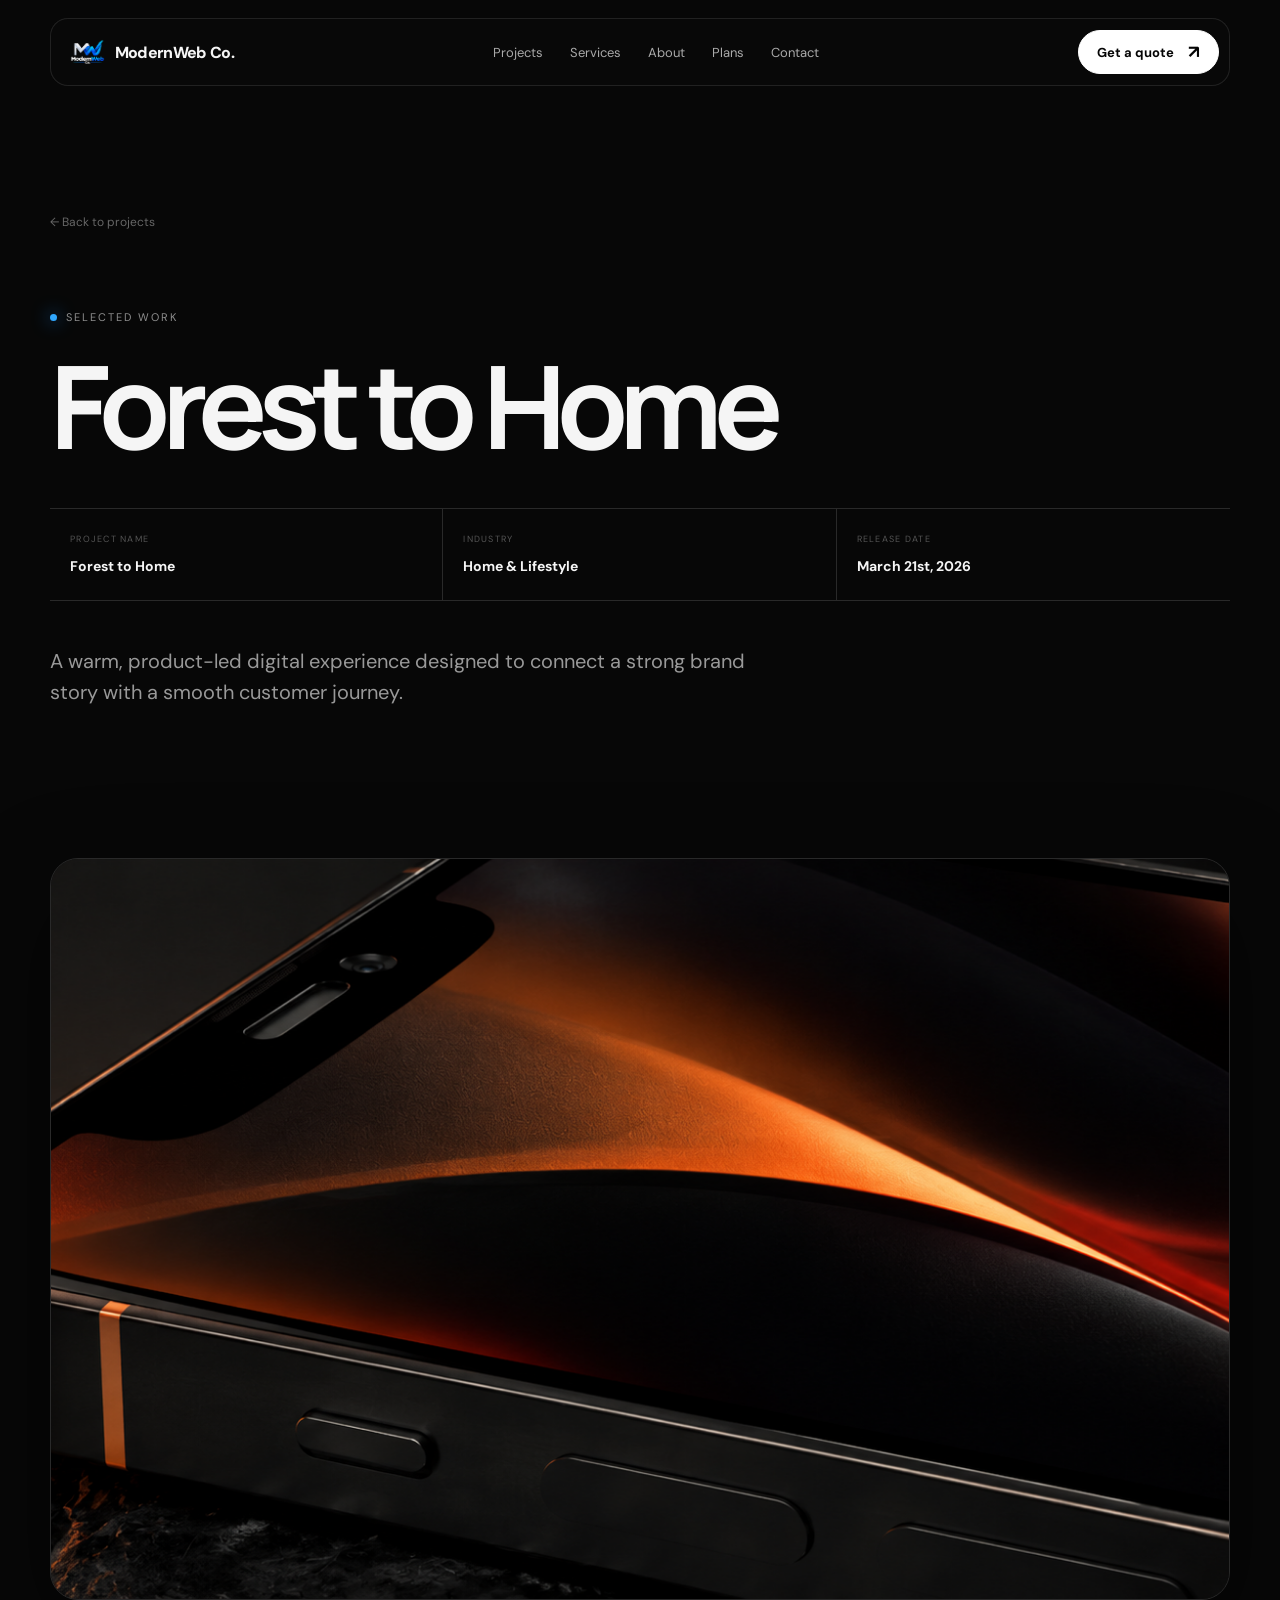
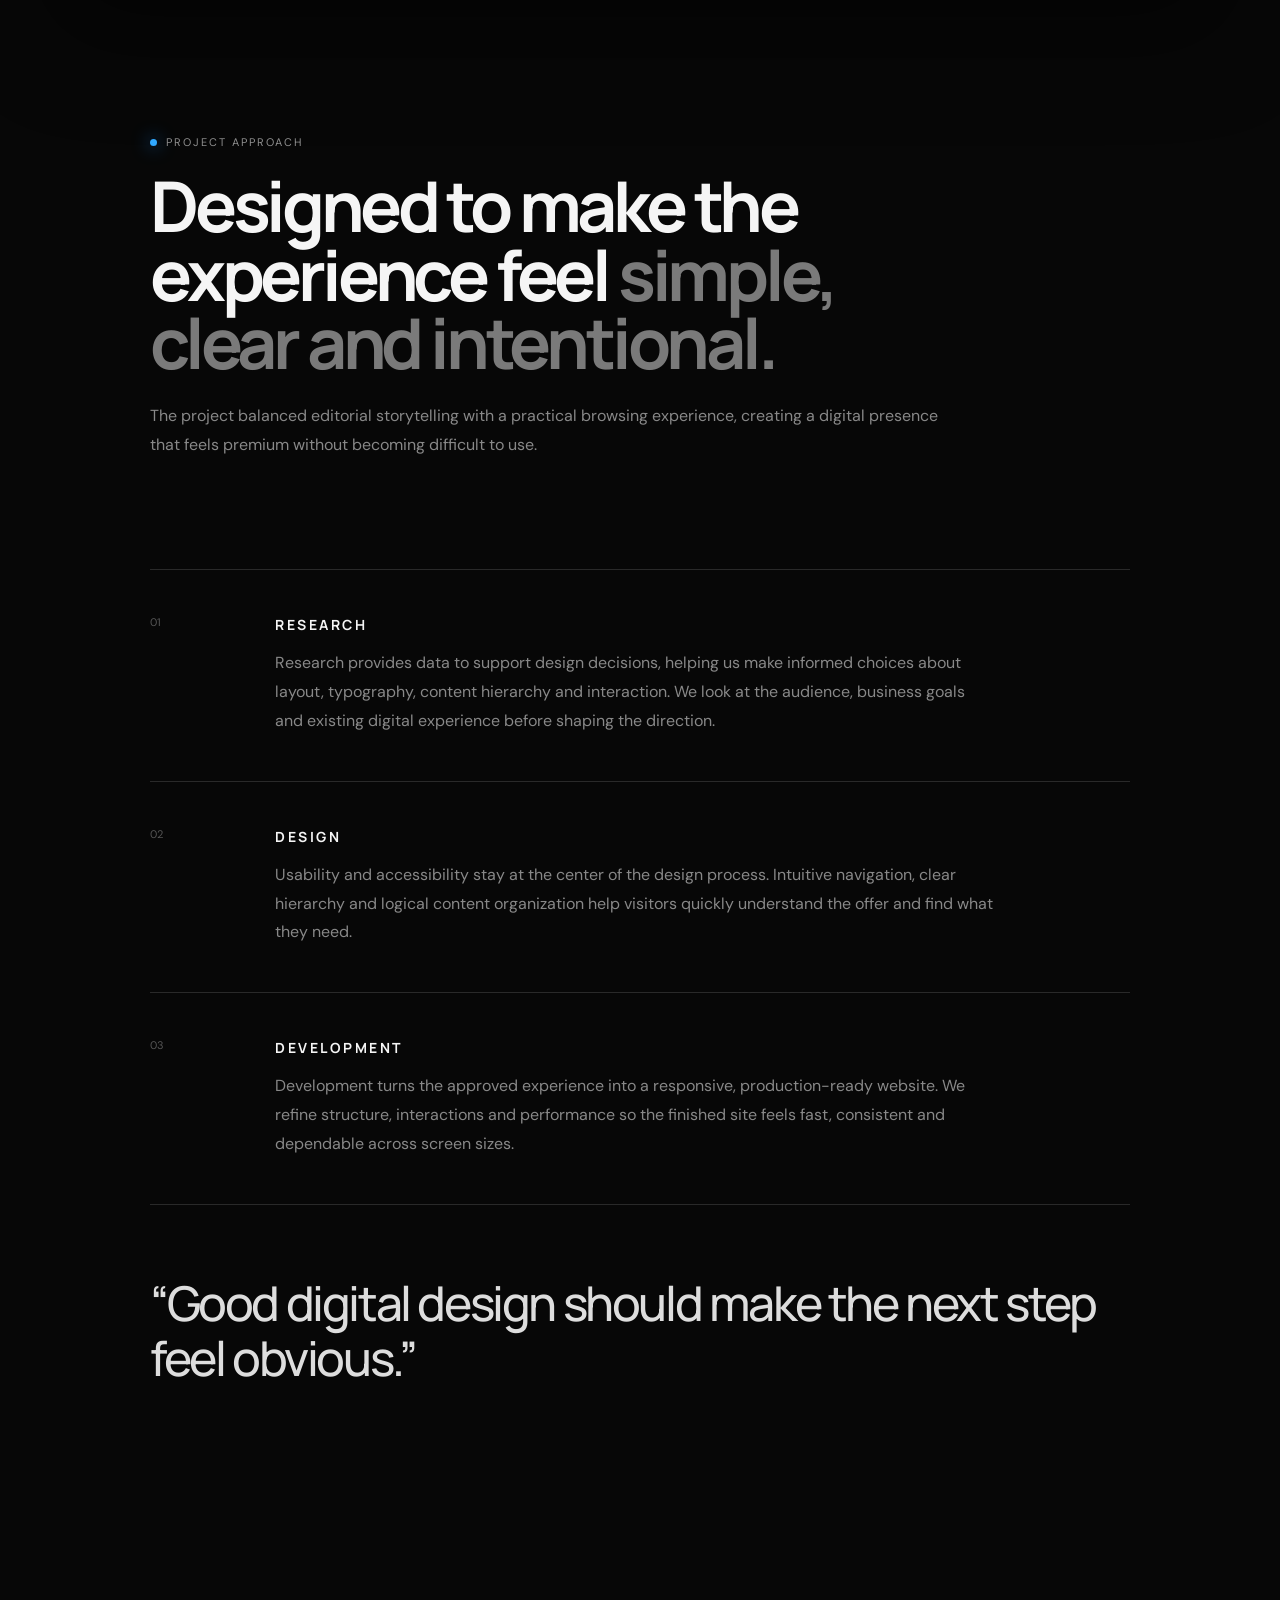
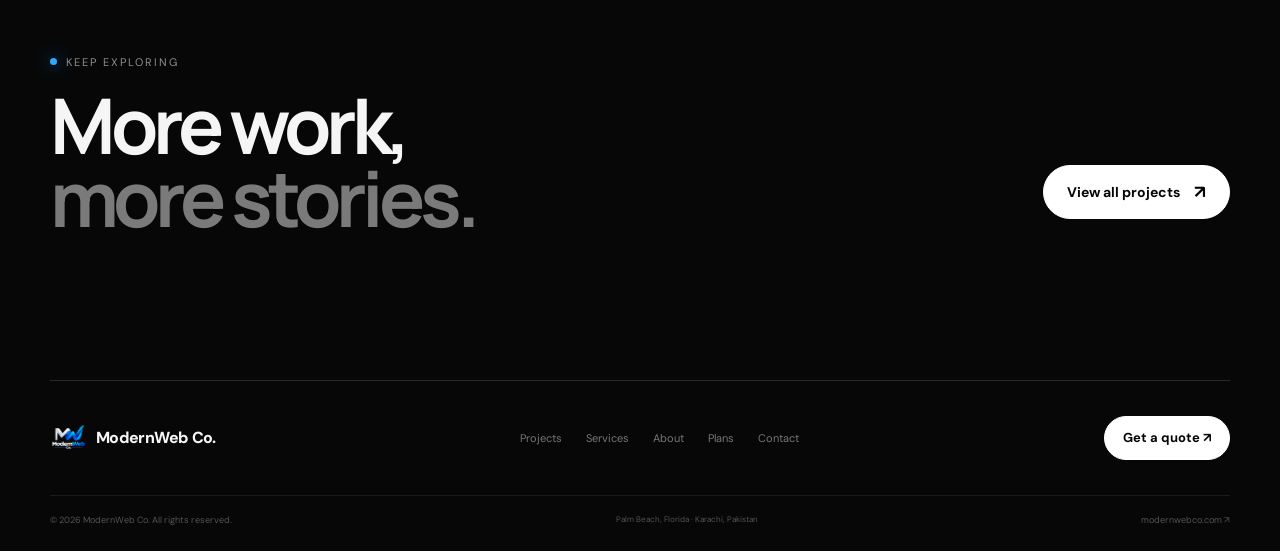
<file: projects/forest-to-home.html>
<!doctype html><html lang="en"><head><meta charset="utf-8"><meta name="viewport" content="width=device-width,initial-scale=1"><title>Forest to Home — ModernWeb Co.</title><link rel="preconnect" href="https://fonts.googleapis.com"><link rel="preconnect" href="https://fonts.gstatic.com" crossorigin><link href="https://fonts.googleapis.com/css2?family=DM+Sans:wght@400;500;600;700&family=Manrope:wght@400;500;600;700;800&display=swap" rel="stylesheet"><link rel="stylesheet" href="../styles.css"></head><body><header class="site-header"><a class="brand" href=""><img src="../assets/modernweb-logo.png" alt="ModernWeb Co."><span>ModernWeb Co.</span></a><nav class="nav"><a href="../index.html#work">Projects</a><a href="../index.html#services">Services</a><a href="../index.html#about">About</a><a href="../index.html#pricing">Plans</a><a href="../index.html#contact">Contact</a></nav><a class="button button-small" href="../index.html#contact">Get a quote <span>↗</span></a><button class="menu-toggle" aria-label="Open menu">☰</button></header><main><section class="project-hero section"><a class="back-link" href="../index.html#work">← Back to projects</a><div class="eyebrow"><span></span> Selected work</div><h1>Forest to Home</h1><div class="project-meta"><div><small>Project Name</small><strong>Forest to Home</strong></div><div><small>Industry</small><strong>Home & Lifestyle</strong></div><div><small>Release Date</small><strong>March 21st, 2026</strong></div></div><p class="project-intro">A warm, product-led digital experience designed to connect a strong brand story with a smooth customer journey.</p></section><section class="project-image section"><div class="large-shot"><img src="../assets/forest-to-home-art.jpg" alt="Forest to Home project visual"></div></section><section class="section project-story"><div class="story-intro"><div class="eyebrow"><span></span> Project approach</div><h2>Designed to make the experience feel <em>simple, clear and intentional.</em></h2><p>The project balanced editorial storytelling with a practical browsing experience, creating a digital presence that feels premium without becoming difficult to use.</p></div><div class="story-block"><span>01</span><div><h3>RESEARCH</h3><p>Research provides data to support design decisions, helping us make informed choices about layout, typography, content hierarchy and interaction. We look at the audience, business goals and existing digital experience before shaping the direction.</p></div></div><div class="story-block"><span>02</span><div><h3>DESIGN</h3><p>Usability and accessibility stay at the center of the design process. Intuitive navigation, clear hierarchy and logical content organization help visitors quickly understand the offer and find what they need.</p></div></div><div class="story-block"><span>03</span><div><h3>DEVELOPMENT</h3><p>Development turns the approved experience into a responsive, production-ready website. We refine structure, interactions and performance so the finished site feels fast, consistent and dependable across screen sizes.</p></div></div><div class="story-quote">“Good digital design should make the next step feel obvious.”</div></section><section class="section next-project"><div><div class="eyebrow"><span></span> Keep exploring</div><h2>More work,<br><em>more stories.</em></h2></div><a class="button" href="../index.html#work">View all projects <span>↗</span></a></section></main><footer class="footer"><div class="footer-top"><a class="brand" href=""><img src="../assets/modernweb-logo.png" alt=""><span>ModernWeb Co.</span></a><div class="footer-nav"><a href="../index.html#work">Projects</a><a href="../index.html#services">Services</a><a href="../index.html#about">About</a><a href="../index.html#pricing">Plans</a><a href="../index.html#contact">Contact</a></div><a class="button button-small" href="../index.html#contact">Get a quote ↗</a></div><div class="footer-bottom"><span>© <span id="year"></span> ModernWeb Co. All rights reserved.</span><span>Palm Beach, Florida · Karachi, Pakistan</span><a href="">modernwebco.com ↗</a></div></footer><script>document.getElementById('year').textContent=new Date().getFullYear();document.querySelectorAll('a[href^="#"]').forEach(a=>a.addEventListener('click',e=>{const t=document.querySelector(a.getAttribute('href'));if(t){e.preventDefault();t.scrollIntoView({behavior:'smooth'})}}));</script></body></html>
</file>
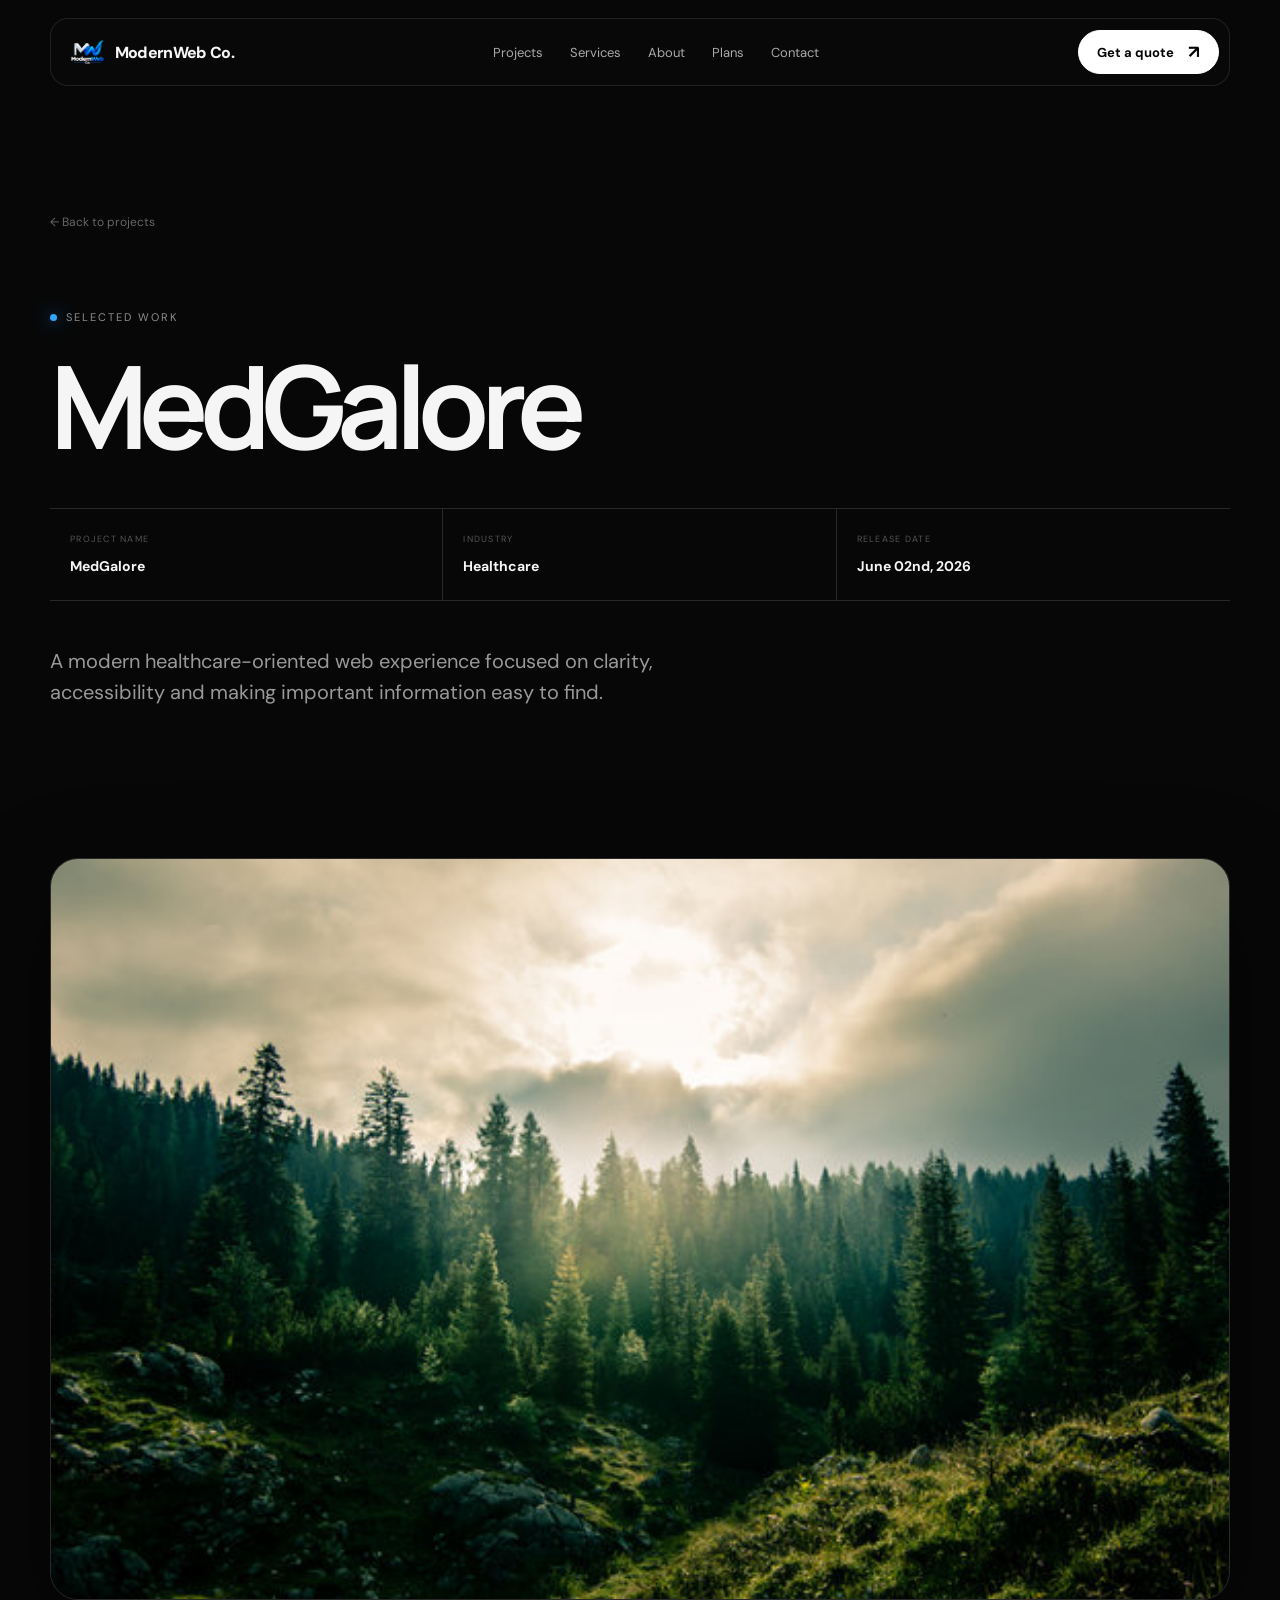
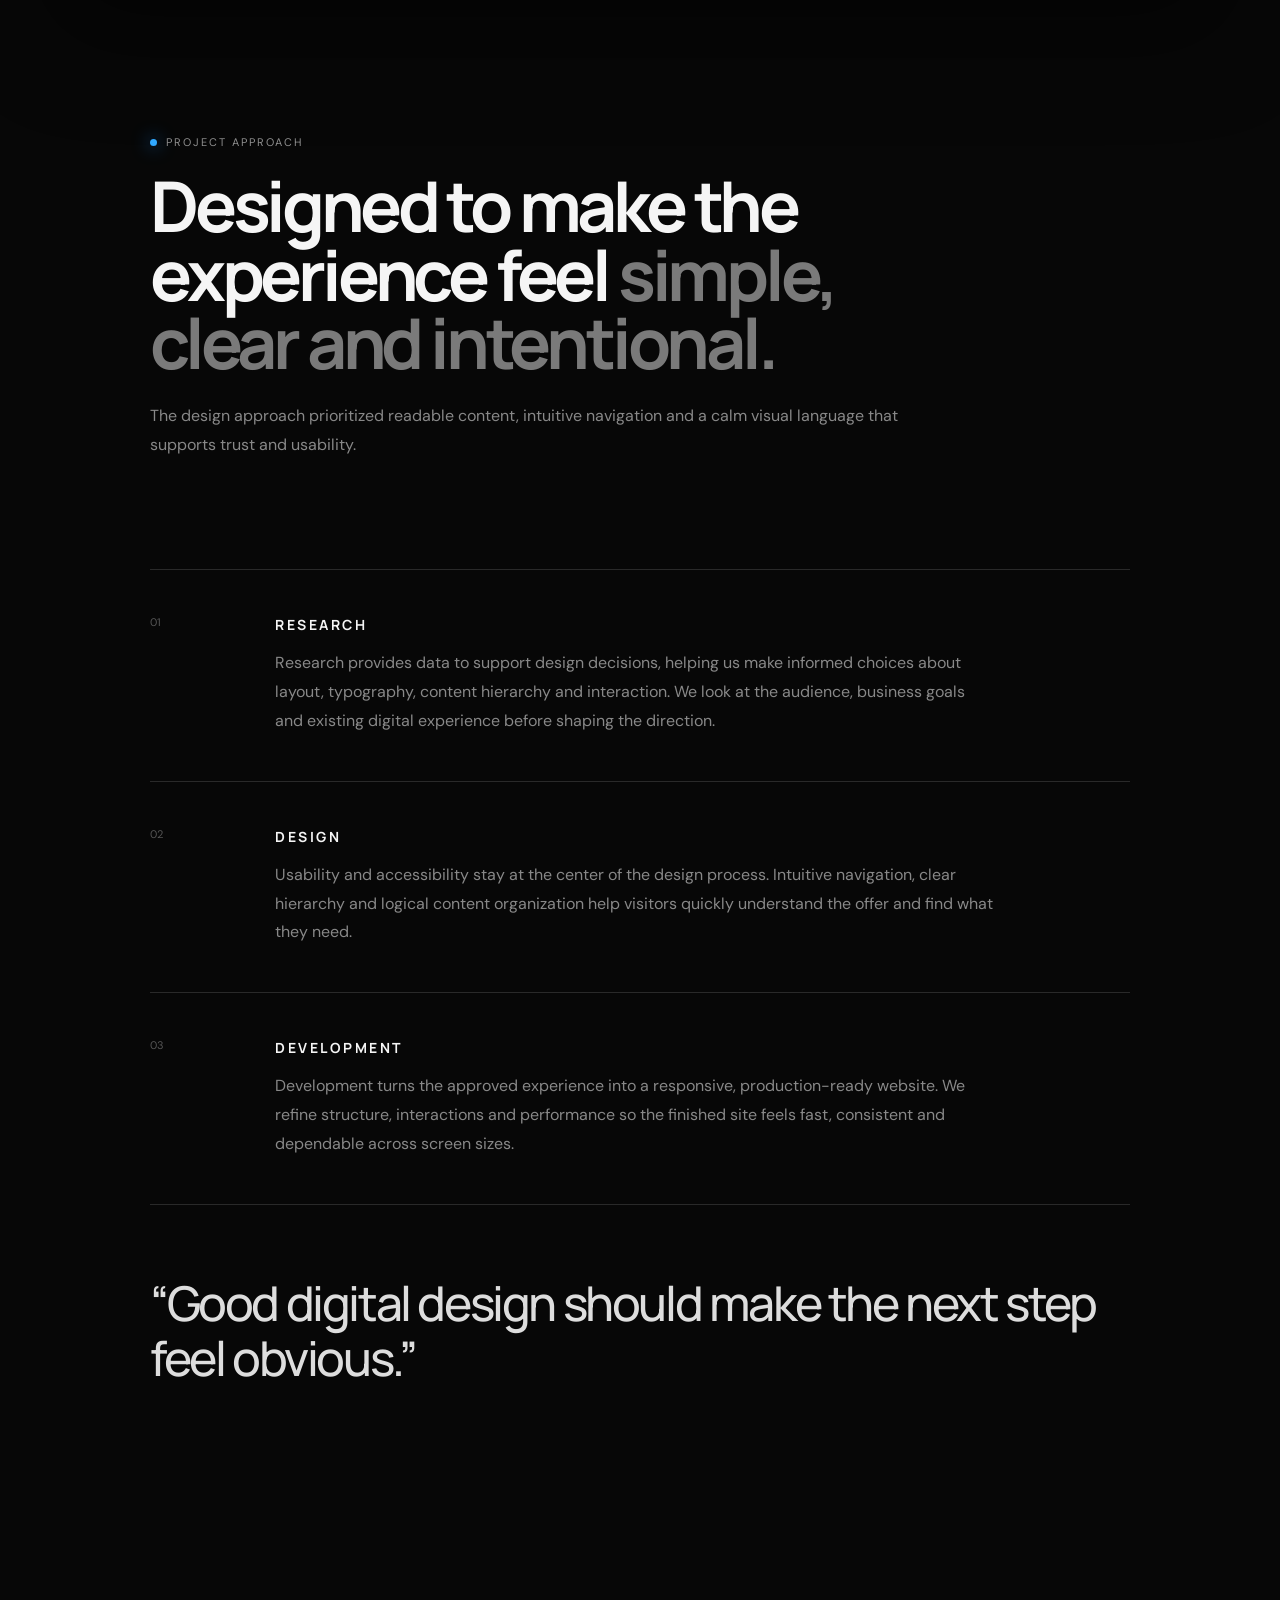
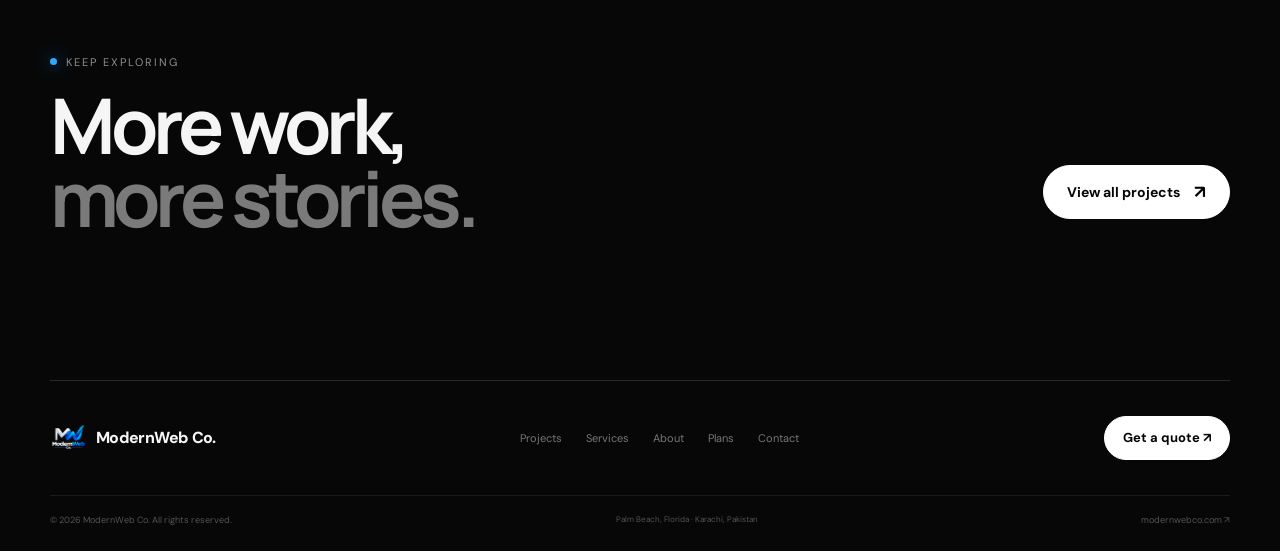
<file: projects/medgalore.html>
<!doctype html><html lang="en"><head><meta charset="utf-8"><meta name="viewport" content="width=device-width,initial-scale=1"><title>MedGalore — ModernWeb Co.</title><link rel="preconnect" href="https://fonts.googleapis.com"><link rel="preconnect" href="https://fonts.gstatic.com" crossorigin><link href="https://fonts.googleapis.com/css2?family=DM+Sans:wght@400;500;600;700&family=Manrope:wght@400;500;600;700;800&display=swap" rel="stylesheet"><link rel="stylesheet" href="../styles.css"></head><body><header class="site-header"><a class="brand" href=""><img src="../assets/modernweb-logo.png" alt="ModernWeb Co."><span>ModernWeb Co.</span></a><nav class="nav"><a href="../index.html#work">Projects</a><a href="../index.html#services">Services</a><a href="../index.html#about">About</a><a href="../index.html#pricing">Plans</a><a href="../index.html#contact">Contact</a></nav><a class="button button-small" href="../index.html#contact">Get a quote <span>↗</span></a><button class="menu-toggle" aria-label="Open menu">☰</button></header><main><section class="project-hero section"><a class="back-link" href="../index.html#work">← Back to projects</a><div class="eyebrow"><span></span> Selected work</div><h1>MedGalore</h1><div class="project-meta"><div><small>Project Name</small><strong>MedGalore</strong></div><div><small>Industry</small><strong>Healthcare</strong></div><div><small>Release Date</small><strong>June 02nd, 2026</strong></div></div><p class="project-intro">A modern healthcare-oriented web experience focused on clarity, accessibility and making important information easy to find.</p></section><section class="project-image section"><div class="large-shot"><img src="../assets/medgalore-art.jpg" alt="MedGalore project visual"></div></section><section class="section project-story"><div class="story-intro"><div class="eyebrow"><span></span> Project approach</div><h2>Designed to make the experience feel <em>simple, clear and intentional.</em></h2><p>The design approach prioritized readable content, intuitive navigation and a calm visual language that supports trust and usability.</p></div><div class="story-block"><span>01</span><div><h3>RESEARCH</h3><p>Research provides data to support design decisions, helping us make informed choices about layout, typography, content hierarchy and interaction. We look at the audience, business goals and existing digital experience before shaping the direction.</p></div></div><div class="story-block"><span>02</span><div><h3>DESIGN</h3><p>Usability and accessibility stay at the center of the design process. Intuitive navigation, clear hierarchy and logical content organization help visitors quickly understand the offer and find what they need.</p></div></div><div class="story-block"><span>03</span><div><h3>DEVELOPMENT</h3><p>Development turns the approved experience into a responsive, production-ready website. We refine structure, interactions and performance so the finished site feels fast, consistent and dependable across screen sizes.</p></div></div><div class="story-quote">“Good digital design should make the next step feel obvious.”</div></section><section class="section next-project"><div><div class="eyebrow"><span></span> Keep exploring</div><h2>More work,<br><em>more stories.</em></h2></div><a class="button" href="../index.html#work">View all projects <span>↗</span></a></section></main><footer class="footer"><div class="footer-top"><a class="brand" href=""><img src="../assets/modernweb-logo.png" alt=""><span>ModernWeb Co.</span></a><div class="footer-nav"><a href="../index.html#work">Projects</a><a href="../index.html#services">Services</a><a href="../index.html#about">About</a><a href="../index.html#pricing">Plans</a><a href="../index.html#contact">Contact</a></div><a class="button button-small" href="../index.html#contact">Get a quote ↗</a></div><div class="footer-bottom"><span>© <span id="year"></span> ModernWeb Co. All rights reserved.</span><span>Palm Beach, Florida · Karachi, Pakistan</span><a href="">modernwebco.com ↗</a></div></footer><script>document.getElementById('year').textContent=new Date().getFullYear();document.querySelectorAll('a[href^="#"]').forEach(a=>a.addEventListener('click',e=>{const t=document.querySelector(a.getAttribute('href'));if(t){e.preventDefault();t.scrollIntoView({behavior:'smooth'})}}));</script></body></html>
</file>
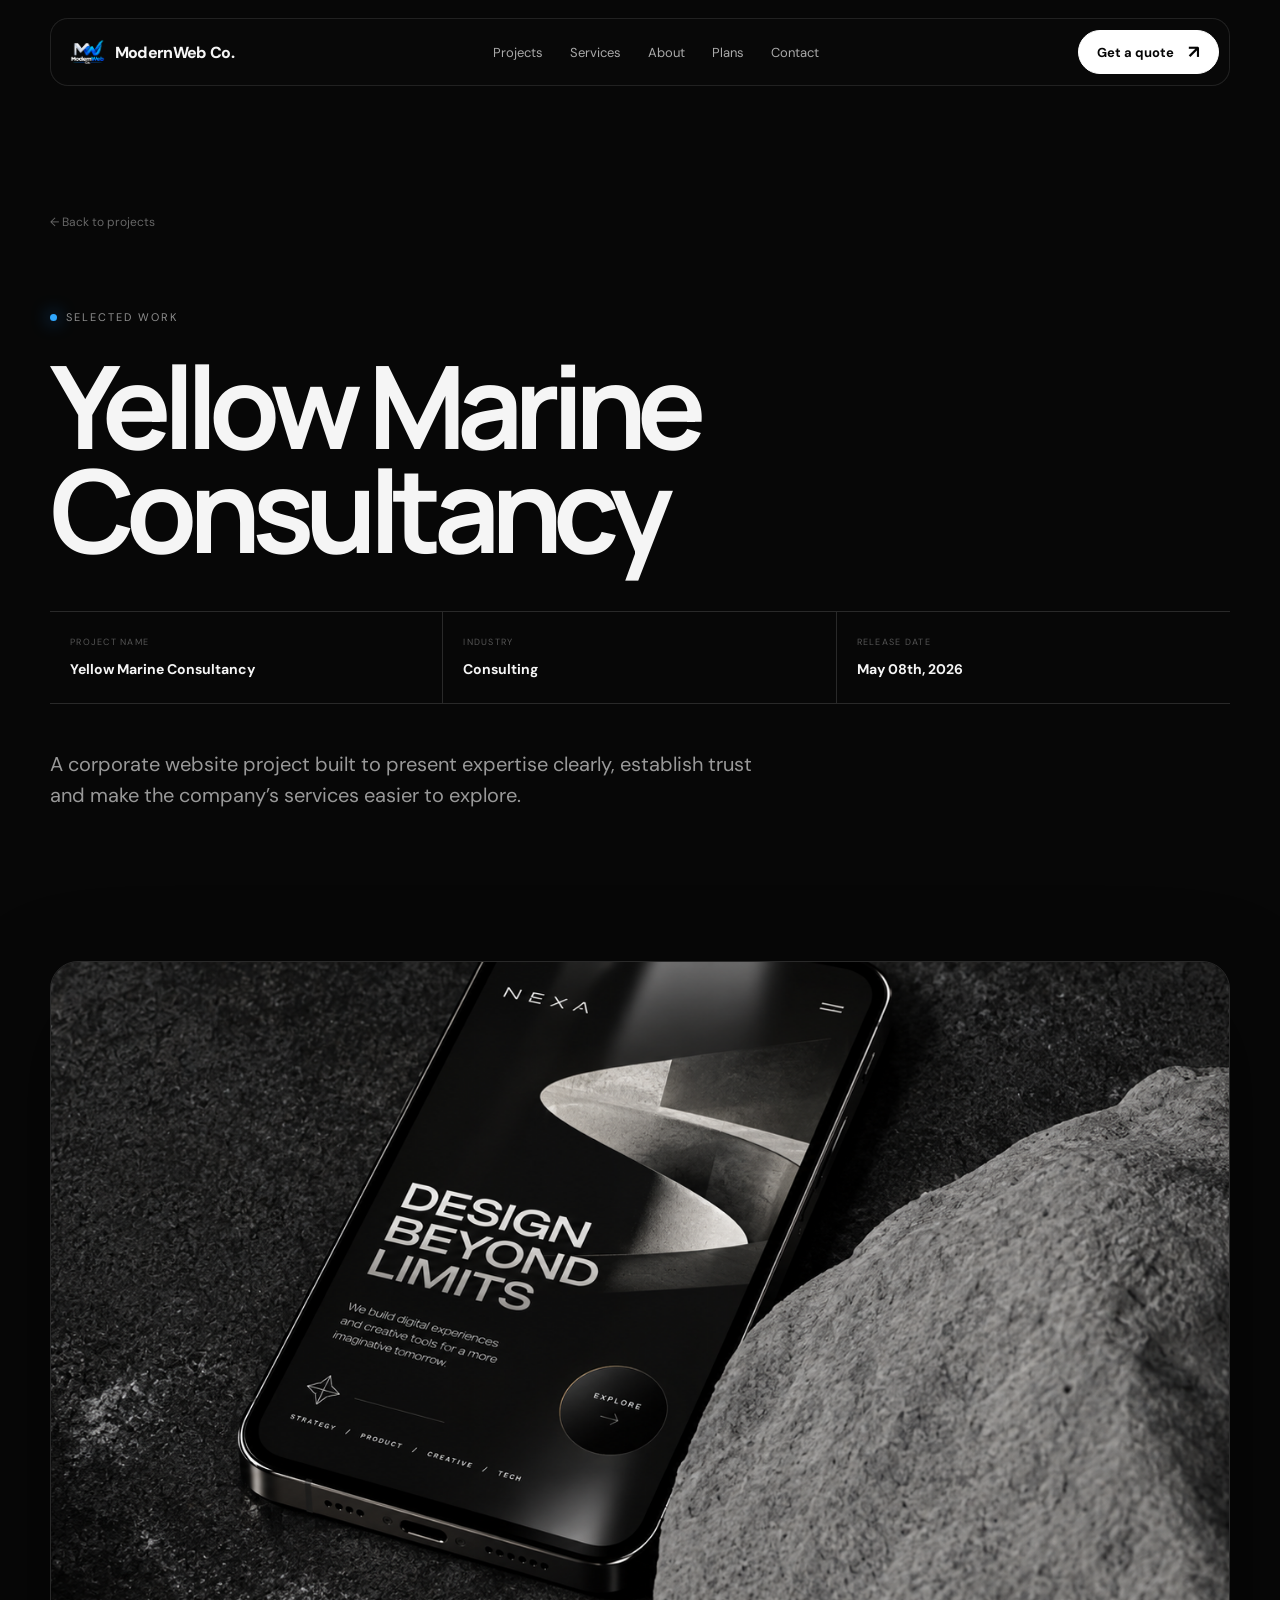
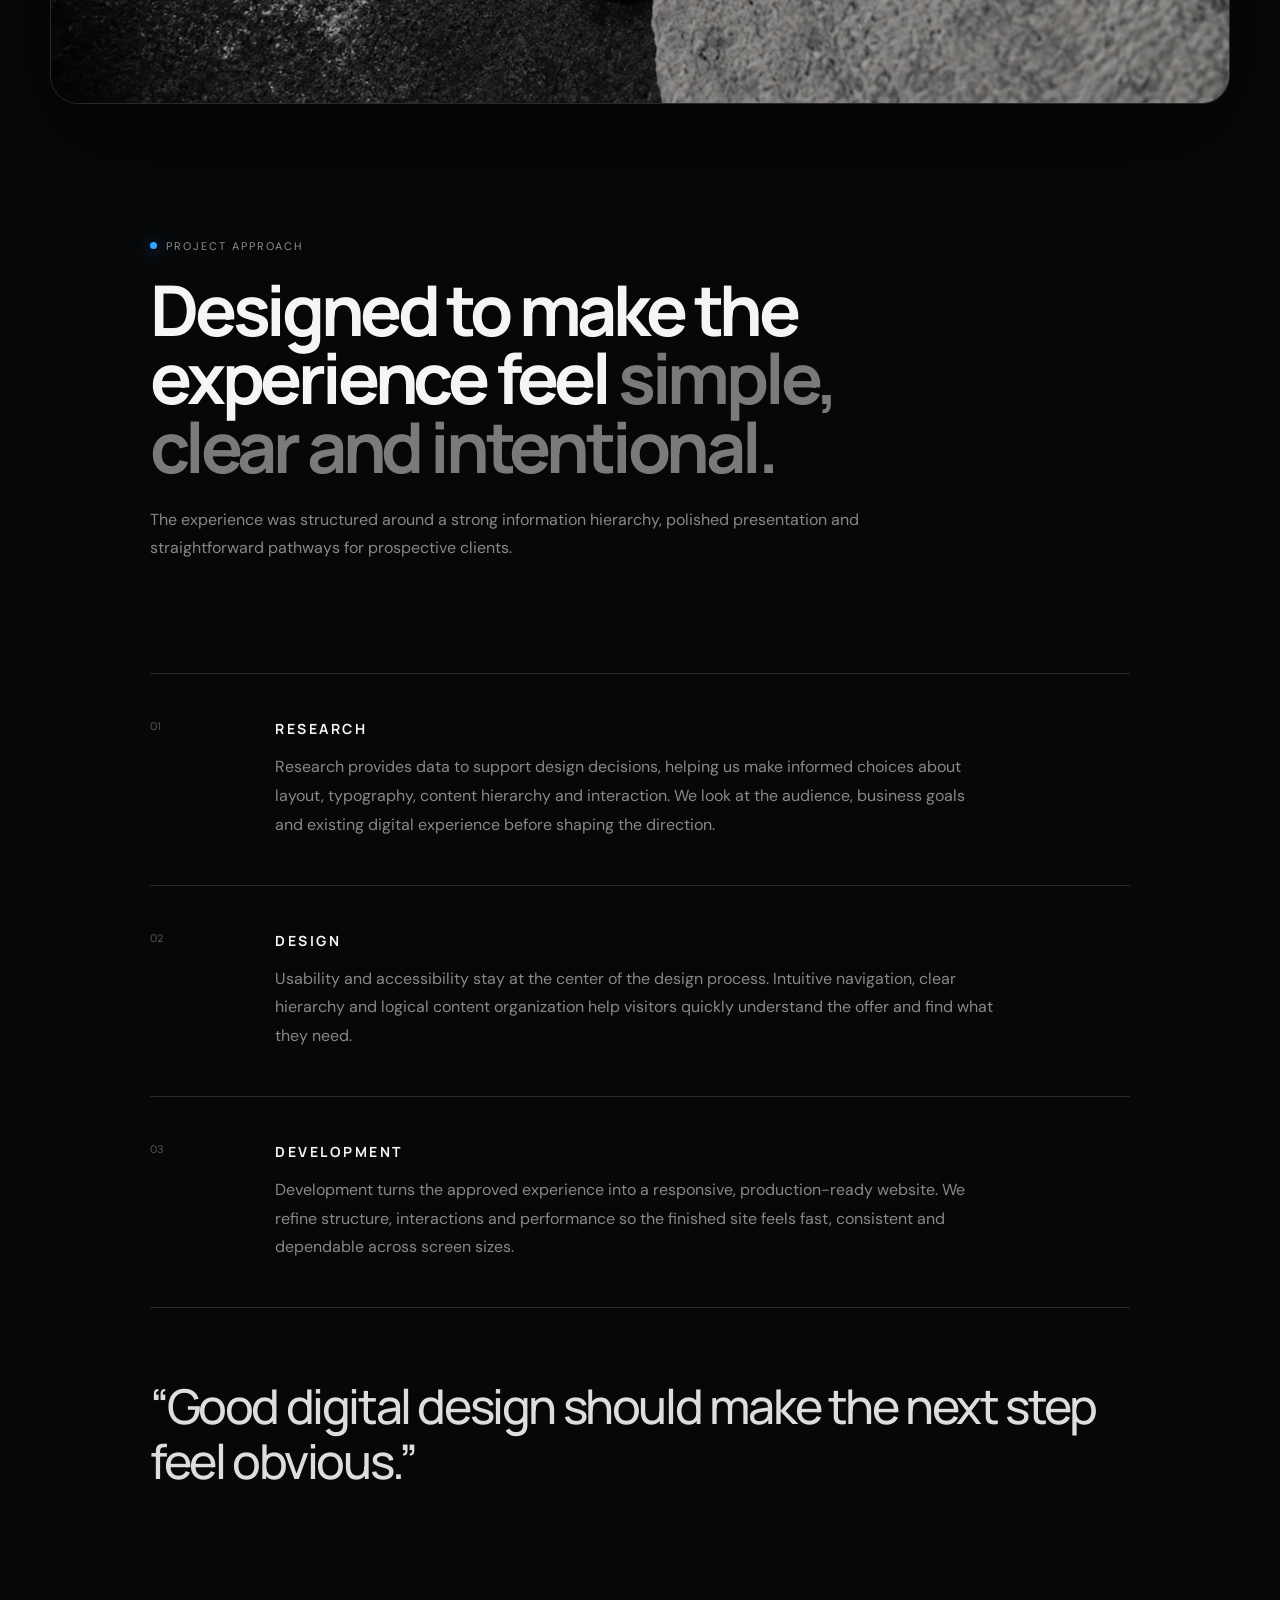
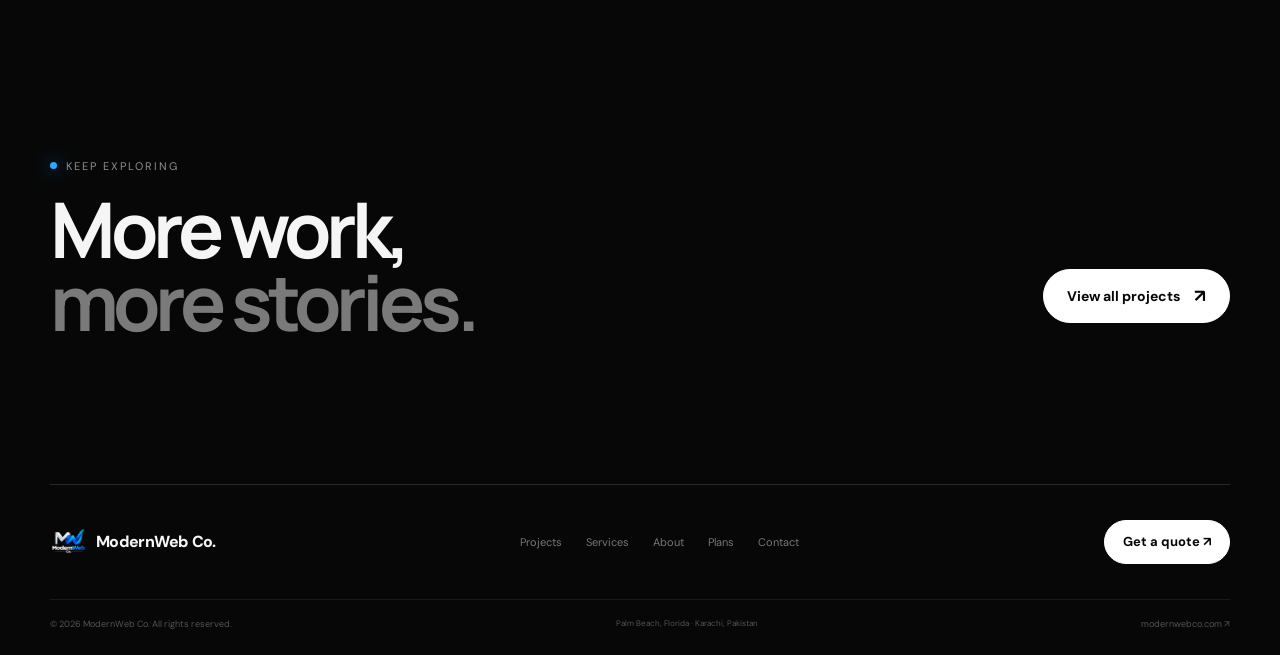
<file: projects/yellow-marine.html>
<!doctype html><html lang="en"><head><meta charset="utf-8"><meta name="viewport" content="width=device-width,initial-scale=1"><title>Yellow Marine Consultancy — ModernWeb Co.</title><link rel="preconnect" href="https://fonts.googleapis.com"><link rel="preconnect" href="https://fonts.gstatic.com" crossorigin><link href="https://fonts.googleapis.com/css2?family=DM+Sans:wght@400;500;600;700&family=Manrope:wght@400;500;600;700;800&display=swap" rel="stylesheet"><link rel="stylesheet" href="../styles.css"></head><body><header class="site-header"><a class="brand" href=""><img src="../assets/modernweb-logo.png" alt="ModernWeb Co."><span>ModernWeb Co.</span></a><nav class="nav"><a href="../index.html#work">Projects</a><a href="../index.html#services">Services</a><a href="../index.html#about">About</a><a href="../index.html#pricing">Plans</a><a href="../index.html#contact">Contact</a></nav><a class="button button-small" href="../index.html#contact">Get a quote <span>↗</span></a><button class="menu-toggle" aria-label="Open menu">☰</button></header><main><section class="project-hero section"><a class="back-link" href="../index.html#work">← Back to projects</a><div class="eyebrow"><span></span> Selected work</div><h1>Yellow Marine Consultancy</h1><div class="project-meta"><div><small>Project Name</small><strong>Yellow Marine Consultancy</strong></div><div><small>Industry</small><strong>Consulting</strong></div><div><small>Release Date</small><strong>May 08th, 2026</strong></div></div><p class="project-intro">A corporate website project built to present expertise clearly, establish trust and make the company’s services easier to explore.</p></section><section class="project-image section"><div class="large-shot"><img src="../assets/yellow-marine-art.jpg" alt="Yellow Marine Consultancy project visual"></div></section><section class="section project-story"><div class="story-intro"><div class="eyebrow"><span></span> Project approach</div><h2>Designed to make the experience feel <em>simple, clear and intentional.</em></h2><p>The experience was structured around a strong information hierarchy, polished presentation and straightforward pathways for prospective clients.</p></div><div class="story-block"><span>01</span><div><h3>RESEARCH</h3><p>Research provides data to support design decisions, helping us make informed choices about layout, typography, content hierarchy and interaction. We look at the audience, business goals and existing digital experience before shaping the direction.</p></div></div><div class="story-block"><span>02</span><div><h3>DESIGN</h3><p>Usability and accessibility stay at the center of the design process. Intuitive navigation, clear hierarchy and logical content organization help visitors quickly understand the offer and find what they need.</p></div></div><div class="story-block"><span>03</span><div><h3>DEVELOPMENT</h3><p>Development turns the approved experience into a responsive, production-ready website. We refine structure, interactions and performance so the finished site feels fast, consistent and dependable across screen sizes.</p></div></div><div class="story-quote">“Good digital design should make the next step feel obvious.”</div></section><section class="section next-project"><div><div class="eyebrow"><span></span> Keep exploring</div><h2>More work,<br><em>more stories.</em></h2></div><a class="button" href="../index.html#work">View all projects <span>↗</span></a></section></main><footer class="footer"><div class="footer-top"><a class="brand" href=""><img src="../assets/modernweb-logo.png" alt=""><span>ModernWeb Co.</span></a><div class="footer-nav"><a href="../index.html#work">Projects</a><a href="../index.html#services">Services</a><a href="../index.html#about">About</a><a href="../index.html#pricing">Plans</a><a href="../index.html#contact">Contact</a></div><a class="button button-small" href="../index.html#contact">Get a quote ↗</a></div><div class="footer-bottom"><span>© <span id="year"></span> ModernWeb Co. All rights reserved.</span><span>Palm Beach, Florida · Karachi, Pakistan</span><a href="">modernwebco.com ↗</a></div></footer><script>document.getElementById('year').textContent=new Date().getFullYear();document.querySelectorAll('a[href^="#"]').forEach(a=>a.addEventListener('click',e=>{const t=document.querySelector(a.getAttribute('href'));if(t){e.preventDefault();t.scrollIntoView({behavior:'smooth'})}}));</script></body></html>
</file>
<file: styles.css>
*{box-sizing:border-box}

html{scroll-behavior:smooth}

body{
  margin:0;
  background:#070707;
  color:#f5f5f5;
  font-family:"DM Sans",sans-serif;
  overflow-x:hidden
}

a{
  color:inherit;
  text-decoration:none
}

button,input,textarea{
  font:inherit
}

.site-header{
  position:fixed;
  z-index:100;
  top:18px;
  left:50%;
  transform:translateX(-50%);
  width:min(1180px,calc(100% - 32px));
  height:68px;
  padding:8px 10px 8px 18px;
  border:1px solid rgba(255,255,255,.1);
  border-radius:18px;
  background:rgba(10,10,10,.72);
  backdrop-filter:blur(20px);
  display:flex;
  align-items:center;
  gap:28px
}

.brand{
  display:flex;
  align-items:center;
  gap:9px;
  font-weight:800;
  letter-spacing:-.04em;
  white-space:nowrap
}

.brand img{
  width:37px;
  height:37px;
  object-fit:contain
}

.nav{
  display:flex;
  gap:27px;
  margin:auto;
  font-size:13px;
  color:#aaa
}

.nav a,.footer-nav a{
  transition:.25s
}

.nav a:hover,.footer-nav a:hover{
  color:#fff
}

.button{
  display:inline-flex;
  align-items:center;
  justify-content:center;
  gap:14px;
  min-height:54px;
  padding:0 23px;
  border:1px solid #fff;
  border-radius:999px;
  background:#fff;
  color:#050505;
  font-weight:700;
  font-size:14px;
  transition:transform .3s,box-shadow .3s,background .3s
}

.button:hover{
  box-shadow:0 0 35px rgba(45,151,255,.25);
  transform:translateY(-3px)
}

.button span{
  font-size:18px
}

.button-small{
  min-height:44px;
  padding:0 18px;
  font-size:13px
}

.button-outline{
  background:transparent;
  color:#fff;
  border-color:#454545
}

.button-outline:hover{
  background:#fff;
  color:#050505
}

.menu-toggle{
  display:none;
  background:none;
  border:0;
  color:#fff;
  font-size:23px
}

.section{
  width:min(1180px,calc(100% - 44px));
  margin:auto
}

.hero{
  min-height:900px;
  padding-top:205px;
  position:relative;
  overflow:hidden;
  background:
    linear-gradient(rgba(0,0,0,.35),rgba(0,0,0,.65)),
    url("./assets/background.jpeg") center center / no-repeat;
    border-radius:0 0 42px 42px;
}

.eyebrow{
  font-size:11px;
  letter-spacing:.18em;
  text-transform:uppercase;
  color:#8f8f8f;
  display:flex;
  align-items:center;
  gap:9px
}

.eyebrow span{
  width:7px;
  height:7px;
  border-radius:50%;
  background:#30a8ff;
  box-shadow:0 0 18px #168cff
}

.hero h1{
  font-family:Manrope,sans-serif;
  font-size:clamp(55px,8.1vw,116px);
  line-height:.94;
  letter-spacing:-.075em;
  max-width:1100px;
  margin:32px 0 34px;
  font-weight:700
}

.hero h1 em,h2 em{
  font-style:normal;
  color:#7a7a7a
}

.hero-copy{
  max-width:550px;
  color:#9c9c9c;
  font-size:17px;
  line-height:1.65
}

.hero-actions{
  display:flex;
  align-items:center;
  gap:27px;
  margin-top:35px
}

.text-link{
  font-size:14px;
  font-weight:600
}

.text-link span{
  margin-left:8px
}

.hero-meta{
  display:grid;
  grid-template-columns:repeat(4,1fr);
  gap:20px;
  border-top:1px solid #262626;
  margin-top:100px;
  padding-top:25px
}

.hero-meta div{
  display:flex;
  flex-direction:column;
  gap:5px
}

.hero-meta strong{
  font:700 31px Manrope
}

.hero-meta span{
  color:#777;
  font-size:12px
}

.hero-orb{
  position:absolute;
  border-radius:50%;
  filter:blur(80px);
  pointer-events:none
}

.orb-one{
  width:500px;
  height:500px;
  background:radial-gradient(circle,rgba(34,133,255,.35),transparent 67%);
  right:-120px;
  top:100px
}

.orb-two{
  width:380px;
  height:380px;
  background:radial-gradient(circle,rgba(0,220,255,.16),transparent 67%);
  left:-160px;
  top:430px
}

.ticker{
  border-top:1px solid #1e1e1e;
  border-bottom:1px solid #1e1e1e;
  overflow:hidden;
  white-space:nowrap;
  padding:21px 0;
  color:#bbb
}

.ticker-track{
  display:inline-flex;
  align-items:center;
  gap:25px;
  min-width:max-content;
  animation:marquee 28s linear infinite
}

.ticker span{
  font-size:12px;
  letter-spacing:.17em
}

.ticker b{
  color:#279eff
}

@keyframes marquee{
  to{
    transform:translateX(-50%)
  }
}

.section-head{
  display:grid;
  grid-template-columns:1.15fr .7fr;
  gap:80px;
  align-items:end;
  margin-bottom:55px
}

.section-head h2,.about-section h2,.contact-section h2{
  font:700 clamp(45px,6.2vw,82px)/.95 Manrope;
  letter-spacing:-.065em;
  margin:25px 0 0
}

.section-head>p{
  color:#858585;
  line-height:1.7;
  font-size:15px;
  max-width:420px
}

.work-section,.services-section,.about-section,.process-section,.pricing-section,.contact-section{
  padding-top:150px;
  padding-bottom:150px
}

.project-grid{
  display:grid;
  grid-template-columns:repeat(2,1fr);
  gap:22px
}

.project-card{
  display:block
}

.project-wide{
  grid-column:span 2
}

.project-art{
  height:420px;
  border-radius:22px;
  position:relative;
  overflow:hidden;
  display:flex;
  align-items:center;
  justify-content:center;
  transition:transform .5s cubic-bezier(.2,.8,.2,1),filter .5s
}

.project-card:hover .project-art{
  transform:scale(.985);
  filter:brightness(1.12)
}

.project-art:after{
  content:"";
  position:absolute;
  inset:0;
  background:linear-gradient(135deg,rgba(255,255,255,.13),transparent 38%,rgba(0,0,0,.32));
  pointer-events:none
}

.art-label{
  position:absolute;
  z-index:2;
  top:20px;
  left:22px;
  font-size:9px;
  letter-spacing:.16em;
  border:1px solid rgba(255,255,255,.2);
  border-radius:99px;
  padding:8px 11px;
  color:#eee
}

.art-word{
  font:800 clamp(45px,6vw,82px)/.83 Manrope;
  letter-spacing:-.07em;
  text-align:center;
  z-index:1
}

.serif{
  font-family:Georgia,serif;
  font-weight:400;
  letter-spacing:-.05em
}

.art-fashion{
  background:radial-gradient(circle at 70% 20%,#d8d8d8,#6c6c6c 34%,#161616 72%)
}

.art-fashion .art-word{
  color:#080808;
  text-shadow:0 1px 0 #fff
}

.art-wellness{
  background:radial-gradient(circle at 65% 35%,#d9efde,#557d69 43%,#17211b)
}

.art-wellness .art-word{
  color:#effff4
}

.art-finance{
  background:radial-gradient(circle at 55% 30%,#204fff,#07122f 52%,#03050c)
}

.grid-symbol{
  font-size:200px;
  position:absolute;
  opacity:.18
}

.art-finance .art-word{
  font-size:70px;
  text-align:left;
  margin-left:50%;
  color:#dce6ff
}

.art-coffee{
  background:radial-gradient(circle,#b68a57,#4c2b17 45%,#120b07)
}

.coffee-ring{
  width:210px;
  height:210px;
  border:3px solid #f3ddbd;
  border-radius:50%;
  display:grid;
  place-items:center;
  text-align:center;
  font:800 35px Manrope;
  line-height:.8;
  letter-spacing:-.07em
}

.art-marine{
  background:linear-gradient(145deg,#1a5d72,#071b26)
}

.art-marine .art-word{
  color:#f5c642;
  text-align:left
}

.art-realestate{
  background:linear-gradient(145deg,#b7a084,#272019)
}

.house{
  font-size:190px;
  position:absolute;
  opacity:.18
}

.art-realestate .art-word{
  font-size:50px;
  color:#fff
}

.art-forest{
  background:linear-gradient(135deg,#0f211a,#6b5c39 50%,#c6a56a)
}

.forest-title{
  font:800 74px/.76 Manrope;
  letter-spacing:-.08em;
  text-align:center
}

.forest-title i{
  font-weight:400
}

.art-minimal{
  background:#e7e1d7;
  color:#141414
}

.minimal-title{
  font:800 95px/.7 Georgia,serif;
  letter-spacing:-.08em;
  text-align:center
}

.art-gator{
  background:radial-gradient(circle at 70% 20%,#64a65d,#17381c 45%,#061007)
}

.gator-title{
  font:800 73px/.72 Manrope;
  letter-spacing:-.08em;
  text-align:center
}

.gator-title small{
  font-size:17px;
  letter-spacing:.22em
}

.project-info{
  display:flex;
  justify-content:space-between;
  align-items:center;
  padding:17px 3px 9px
}

.project-info small{
  color:#686868;
  font-size:10px;
  letter-spacing:.08em;
  text-transform:uppercase
}

.project-info h3{
  font:600 21px Manrope;
  letter-spacing:-.04em;
  margin:7px 0
}

.circle-arrow{
  width:40px;
  height:40px;
  border:1px solid #333;
  border-radius:50%;
  display:grid;
  place-items:center;
  transition:.3s
}

.project-card:hover .circle-arrow{
  background:#fff;
  color:#000;
  transform:rotate(45deg)
}

.center-action{
  text-align:center;
  margin-top:55px
}

.showcase-grid{
  display:grid;
  grid-template-columns:1fr 1fr;
  gap:42px 28px
}

.showcase-card{
  display:block
}

.site-shot{
  height:390px;
  border:1px solid #292929;
  border-radius:22px;
  overflow:hidden;
  background:#0d0d0d;
  position:relative;
  transition:.45s cubic-bezier(.2,.8,.2,1)
}

.site-shot:after{
  content:"";
  position:absolute;
  inset:0;
  background:linear-gradient(180deg,rgba(0,0,0,.02),rgba(0,0,0,.18));
  pointer-events:none
}

.site-shot img{
  width:100%;
  height:100%;
  object-fit:cover;
  object-position:top center;
  display:block;
  transition:transform .7s cubic-bezier(.2,.8,.2,1),filter .5s
}

.showcase-card:hover .site-shot{
  transform:translateY(-6px);
  border-color:#555;
  box-shadow:0 25px 80px rgba(0,0,0,.38)
}

.showcase-card:hover .site-shot img{
  transform:scale(1.035);
  filter:brightness(1.06)
}

.shot-number{
  position:absolute;
  z-index:2;
  top:18px;
  right:18px;
  border:1px solid rgba(255,255,255,.25);
  background:rgba(0,0,0,.55);
  backdrop-filter:blur(10px);
  border-radius:99px;
  padding:7px 10px;
  font-size:10px;
  color:#ddd
}

.showcase-title{
  display:flex;
  justify-content:space-between;
  align-items:center;
  padding:19px 3px 5px
}

.showcase-title h3{
  font:600 21px Manrope;
  letter-spacing:-.04em;
  margin:0
}

.showcase-title span{
  width:38px;
  height:38px;
  border:1px solid #333;
  border-radius:50%;
  display:grid;
  place-items:center;
  transition:.3s
}

.showcase-card:hover .showcase-title span{
  background:#fff;
  color:#000;
  transform:rotate(45deg)
}

.service-list{
  border-top:1px solid #292929
}

.service-card{
  display:grid;
  grid-template-columns:90px 1fr 40px;
  gap:30px;
  padding:32px 10px;
  border-bottom:1px solid #292929;
  transition:.35s
}

.service-card:hover{
  background:linear-gradient(90deg,rgba(255,255,255,.04),transparent);
  padding-left:25px;
  padding-right:25px
}

.service-number{
  color:#4d4d4d;
  font-size:12px;
  padding-top:6px
}

.service-card h3{
  font:600 27px Manrope;
  letter-spacing:-.04em;
  margin:0 0 9px
}

.service-card p{
  color:#777;
  max-width:650px;
  line-height:1.65;
  margin:0
}

.service-arrow{
  font-size:23px;
  color:#777;
  transition:.3s
}

.service-card:hover .service-arrow{
  color:#fff;
  transform:translate(4px,-4px)
}

.tags{
  display:flex;
  flex-wrap:wrap;
  gap:7px;
  margin-top:16px
}

.tags span{
  font-size:10px;
  border:1px solid #303030;
  border-radius:99px;
  padding:6px 9px;
  color:#858585
}

.about-grid{
  display:grid;
  grid-template-columns:1fr 1fr;
  gap:100px
}

.about-copy{
  padding-top:55px;
  color:#888;
  line-height:1.8
}

.about-copy p{
  margin-top:0;
  margin-bottom:22px
}

.about-copy strong{
  color:#fff
}

.ceo-line{
  display:flex;
  gap:20px;
  align-items:center;
  border-top:1px solid #292929;
  padding-top:18px;
  margin-top:35px
}

.ceo-line span{
  font-size:10px;
  text-transform:uppercase;
  letter-spacing:.15em;
  color:#555
}

.ceo-line strong{
  color:#fff
}

.stats-panel{
  margin-top:100px;
  border:1px solid #292929;
  border-radius:22px;
  display:grid;
  grid-template-columns:repeat(4,1fr);
  overflow:hidden
}

.stats-panel div{
  padding:34px 25px;
  border-right:1px solid #292929
}

.stats-panel div:last-child{
  border-right:0
}

.stats-panel strong{
  display:block;
  font:700 48px Manrope;
  letter-spacing:-.07em
}

.stats-panel span{
  display:block;
  font-weight:600;
  margin-top:9px
}

.stats-panel small{
  color:#666
}

.locations{
  display:grid;
  grid-template-columns:1fr 1fr;
  gap:22px;
  margin-top:18px
}

.location-card{
  border:1px solid #292929;
  border-radius:20px;
  padding:22px;
  position:relative;
  overflow:hidden;
  transition:.3s
}

.location-card:hover{
  border-color:#555;
  transform:translateY(-4px)
}

.location-card span{
  font-size:10px;
  color:#555
}

.location-card h3{
  font:600 20px Manrope;
  margin:34px 0 6px
}

.location-card p{
  color:#666;
  margin:0;
  font-size:11px
}

.process-grid{
  display:grid;
  grid-template-columns:repeat(4,1fr);
  border-top:1px solid #292929;
  border-bottom:1px solid #292929
}

.process-card{
  padding:35px 25px;
  min-height:260px;
  border-right:1px solid #292929;
  transition:.3s
}

.process-card:last-child{
  border-right:0
}

.process-card:hover{
  background:#101010
}

.process-card span{
  color:#4d4d4d;
  font-size:11px
}

.process-card h3{
  font:600 26px Manrope;
  margin:70px 0 10px
}

.process-card p{
  color:#777;
  line-height:1.6;
  font-size:14px
}

.pricing-grid{
  display:grid;
  grid-template-columns:1fr 1fr;
  gap:22px
}

.price-card{
  border:1px solid #292929;
  border-radius:22px;
  padding:35px;
  position:relative;
  background:linear-gradient(180deg,#101010,#070707);
  transition:.35s
}

.price-card:hover{
  border-color:#4b4b4b;
  transform:translateY(-6px)
}

.price-card.featured{
  border-color:#505050;
  box-shadow:0 30px 100px rgba(0,93,255,.08)
}

.featured-badge{
  position:absolute;
  top:17px;
  right:18px;
  background:#fff;
  color:#050505;
  border-radius:99px;
  font-size:9px;
  font-weight:800;
  letter-spacing:.12em;
  padding:7px 10px
}

.plan-top{
  display:flex;
  justify-content:space-between;
  color:#aaa;
  font-size:13px
}

.plan-dot{
  width:20px;
  height:20px;
  border-radius:50%;
  background:#ddd;
  box-shadow:0 0 22px rgba(255,255,255,.3)
}

.price{
  font:500 clamp(50px,6vw,76px) Manrope;
  letter-spacing:-.08em;
  margin:35px 0 12px
}

.price small{
  font:500 15px "DM Sans";
  letter-spacing:-.02em
}

.plan-note{
  color:#6d6d6d;
  font-size:12px
}

.price-divider{
  height:1px;
  background:#292929;
  margin:30px 0
}

.price-card ul{
  padding:0;
  margin:0 0 38px;
  list-style:none;
  display:grid;
  gap:16px
}

.price-card li{
  font-size:13px;
  color:#d8d8d8
}

.price-card li:before{
  content:"✓";
  display:inline-grid;
  place-items:center;
  width:22px;
  height:22px;
  border-radius:50%;
  background:#292929;
  color:#fff;
  margin-right:10px;
  font-size:10px
}

.price-card .button{
  width:100%
}

.contact-section{
  padding-bottom:110px
}

.contact-grid{
  display:grid;
  grid-template-columns:1fr 1fr;
  gap:90px
}

.contact-section p{
  color:#7b7b7b;
  line-height:1.7;
  max-width:470px;
  margin:30px 0
}

.email-link{
  font-size:18px;
  border-bottom:1px solid #444;
  padding-bottom:6px
}

.socials{
  display:flex;
  gap:20px;
  margin-top:35px;
  flex-wrap:wrap
}

.socials a{
  font-size:12px;
  color:#aaa
}

.socials a:hover{
  color:#fff
}

.contact-form{
  border:1px solid #292929;
  border-radius:22px;
  padding:30px;
  background:linear-gradient(145deg,#101010,#080808)
}

.contact-form label{
  display:block;
  font-size:11px;
  color:#777;
  margin-bottom:19px
}

.contact-form input,.contact-form textarea{
  width:100%;
  margin-top:8px;
  background:#0b0b0b;
  border:1px solid #2a2a2a;
  border-radius:11px;
  padding:15px;
  color:#fff;
  outline:none;
  resize:vertical;
  transition:.25s
}

.contact-form input:focus,.contact-form textarea:focus{
  border-color:#727272;
  box-shadow:0 0 0 3px rgba(255,255,255,.03)
}

.contact-form .button{
  width:100%;
  cursor:pointer
}

.form-note{
  font-size:10px!important;
  margin:13px 0 0!important;
  color:#555!important
}

.footer{
  border-top:1px solid #292929;
  width:min(1180px,calc(100% - 44px));
  margin:auto;
  padding:35px 0 25px
}

.footer-top{
  display:flex;
  align-items:center;
  justify-content:space-between;
  gap:20px
}

.footer-nav{
  display:flex;
  gap:24px;
  color:#777;
  font-size:11px
}

.footer-bottom{
  border-top:1px solid #191919;
  margin-top:35px;
  padding-top:18px;
  display:flex;
  justify-content:space-between;
  color:#555;
  font-size:9px
}

.footer-bottom span:nth-child(2){
  font-size:8px
}

.cursor-dot,.cursor-ring{
  position:fixed;
  z-index:9999;
  pointer-events:none;
  border-radius:50%;
  transform:translate(-50%,-50%)
}

.cursor-dot{
  width:5px;
  height:5px;
  background:#fff
}

.cursor-ring{
  width:32px;
  height:32px;
  border:1px solid rgba(255,255,255,.35);
  transition:width .2s,height .2s,border-color .2s
}

.hovering .cursor-ring{
  width:55px;
  height:55px;
  border-color:#4ca9ff
}

@media(max-width:900px){

  .showcase-grid{
    grid-template-columns:1fr
  }

  .site-shot{
    height:340px
  }

  .nav{
    display:none
  }

  .site-header{
    justify-content:space-between
  }

  .menu-toggle{
    display:block
  }

  .site-header .button-small{
    display:none
  }

  .hero{
    padding-top:170px;
    min-height:800px
  }

  .hero-meta{
    grid-template-columns:repeat(2,1fr)
  }

  .section-head,.about-grid,.contact-grid{
    grid-template-columns:1fr;
    gap:30px
  }

  .section-head{
    margin-bottom:35px
  }

  .project-grid{
    grid-template-columns:1fr
  }

  .project-wide{
    grid-column:auto
  }

  .project-art{
    height:350px
  }

  .process-grid{
    grid-template-columns:1fr 1fr
  }

  .process-card:nth-child(2){
    border-right:0
  }

  .process-card:nth-child(3),
  .process-card:nth-child(4){
    border-top:1px solid #292929
  }

  .pricing-grid{
    grid-template-columns:1fr
  }

  .stats-panel{
    grid-template-columns:1fr 1fr
  }

  .stats-panel div:nth-child(2){
    border-right:0
  }

  .stats-panel div:nth-child(3),
  .stats-panel div:nth-child(4){
    border-top:1px solid #292929
  }

  .stats-panel div:nth-child(3){
    border-right:1px solid #292929
  }

  .footer-top{
    flex-wrap:wrap
  }

  .footer-nav{
    order:3;
    width:100%;
    justify-content:center
  }

  .footer-bottom{
    flex-wrap:wrap;
    gap:10px
  }
}

@media(max-width:600px){

  .site-shot{
    height:250px
  }

  .site-header{
    top:10px;
    width:calc(100% - 20px)
  }

  .section,.footer{
    width:calc(100% - 30px)
  }

  .hero h1{
    font-size:54px
  }

  .hero-copy{
    font-size:15px
  }

  .hero-meta{
    margin-top:65px
  }

  .work-section,
  .services-section,
  .about-section,
  .process-section,
  .pricing-section,
  .contact-section{
    padding-top:95px;
    padding-bottom:95px
  }

  .project-art{
    height:285px
  }

  .art-word{
    font-size:45px!important
  }

  .minimal-title{
    font-size:65px
  }

  .coffee-ring{
    width:160px;
    height:160px;
    font-size:27px
  }

  .service-card{
    grid-template-columns:45px 1fr 20px;
    gap:12px;
    padding:25px 3px
  }

  .service-card:hover{
    padding-left:10px;
    padding-right:10px
  }

  .service-card h3{
    font-size:21px
  }

  .service-card p{
    font-size:13px
  }

  .stats-panel,
  .locations,
  .process-grid{
    grid-template-columns:1fr
  }

  .stats-panel div{
    border-right:0!important;
    border-bottom:1px solid #292929
  }

  .stats-panel div:last-child{
    border-bottom:0
  }

  .process-card{
    border-right:0!important;
    border-bottom:1px solid #292929
  }

  .process-card:last-child{
    border-bottom:0
  }

  .process-card h3{
    margin-top:45px
  }

  .footer-bottom{
    flex-direction:column
  }

  .socials{
    gap:13px
  }
}


/* Scroll reveal */

.section-head,
.project-card,
.service-card,
.process-card,
.price-card,
.location-card,
.stats-panel{
  opacity:0;
  transform:translateY(20px);
  transition:opacity .7s ease,transform .7s ease
}

.is-visible{
  opacity:1;
  transform:none
}


/* Project detail page */

.back-link{
  display:inline-block;
  color:#666;
  font-size:12px;
  margin-bottom:80px;
  transition:.25s
}

.back-link:hover{
  color:#fff;
  transform:translateX(-4px)
}

.project-hero{
  padding-top:210px;
  padding-bottom:95px
}

.project-hero h1{
  font:700 clamp(58px,9vw,125px)/.9 Manrope;
  letter-spacing:-.075em;
  margin:30px 0 50px;
  max-width:1000px
}

.project-meta{
  display:grid;
  grid-template-columns:repeat(3,1fr);
  border-top:1px solid #292929;
  border-bottom:1px solid #292929
}

.project-meta div{
  padding:24px 20px;
  border-right:1px solid #292929
}

.project-meta div:last-child{
  border-right:0
}

.project-meta small{
  display:block;
  color:#555;
  text-transform:uppercase;
  letter-spacing:.14em;
  font-size:9px;
  margin-bottom:10px
}

.project-meta strong{
  font-size:14px
}

.project-intro{
  max-width:720px;
  font-size:20px;
  line-height:1.55;
  color:#999;
  margin:45px 0 30px
}

.project-image{
  padding-top:25px;
  padding-bottom:135px
}

.large-shot{
  height:min(58vw,760px);
  border-radius:28px;
  overflow:hidden;
  border:1px solid #292929;
  background:#111;
  box-shadow:0 35px 100px rgba(0,0,0,.45)
}

.large-shot img{
  width:100%;
  height:100%;
  object-fit:cover;
  object-position:top center
}

.project-story{
  max-width:980px;
  padding-bottom:120px
}

.story-intro{
  max-width:800px;
  margin-bottom:110px
}

.story-intro h2{
  font:700 clamp(42px,5.5vw,70px)/.98 Manrope;
  letter-spacing:-.06em;
  margin:22px 0 25px
}

.story-intro p{
  color:#888;
  line-height:1.8
}

.story-block{
  display:grid;
  grid-template-columns:90px 1fr;
  gap:35px;
  padding:45px 0;
  border-top:1px solid #292929
}

.story-block>span{
  color:#555;
  font-size:11px
}

.story-block h3{
  font:700 14px Manrope;
  letter-spacing:.18em;
  margin:0 0 15px
}

.story-block p{
  color:#888;
  line-height:1.8;
  max-width:720px;
  margin:0
}

.story-quote{
  font:500 clamp(28px,4vw,48px)/1.15 Manrope;
  letter-spacing:-.05em;
  padding:70px 0;
  border-top:1px solid #292929;
  color:#ddd
}

.next-project{
  display:flex;
  justify-content:space-between;
  align-items:end;
  gap:30px;
  padding-top:80px;
  padding-bottom:145px;
  min-height:360px
}

.next-project h2{
  font:700 clamp(48px,6vw,80px)/.95 Manrope;
  letter-spacing:-.065em;
  margin:20px 0 0
}

.next-project .button{
  margin-bottom:16px
}

.project-hero + .project-image + .project-story{
  margin-top:0
}

.form-status{
  min-height:18px;
  margin:12px 0 0;
  color:#888;
  font-size:11px
}

.form-status.is-sending{
  color:#aaa
}

.form-status.is-success{
  color:#9fe6c1
}

.form-status.is-error{
  color:#ff9f9f
}

.contact-form button:disabled{
  opacity:.65;
  cursor:wait
}

@media(max-width:700px){

  .showcase-card .site-shot{
    height:280px
  }

  .project-hero{
    padding-top:165px;
    padding-bottom:70px
  }

  .project-image{
    padding-bottom:90px
  }

  .next-project{
    padding-bottom:110px
  }

  .next-project .button{
    margin-top:24px
  }

  .footer-bottom span:nth-child(2){
    font-size:8px
  }

  .project-meta{
    grid-template-columns:1fr
  }

  .project-meta div{
    border-right:0;
    border-bottom:1px solid #292929
  }

  .project-meta div:last-child{
    border-bottom:0
  }

  .project-intro{
    font-size:17px
  }

  .large-shot{
    height:58vw;
    min-height:230px
  }

  .story-block{
    grid-template-columns:35px 1fr;
    gap:15px
  }

  .next-project{
    align-items:flex-start;
    flex-direction:column
  }
}
</file>
